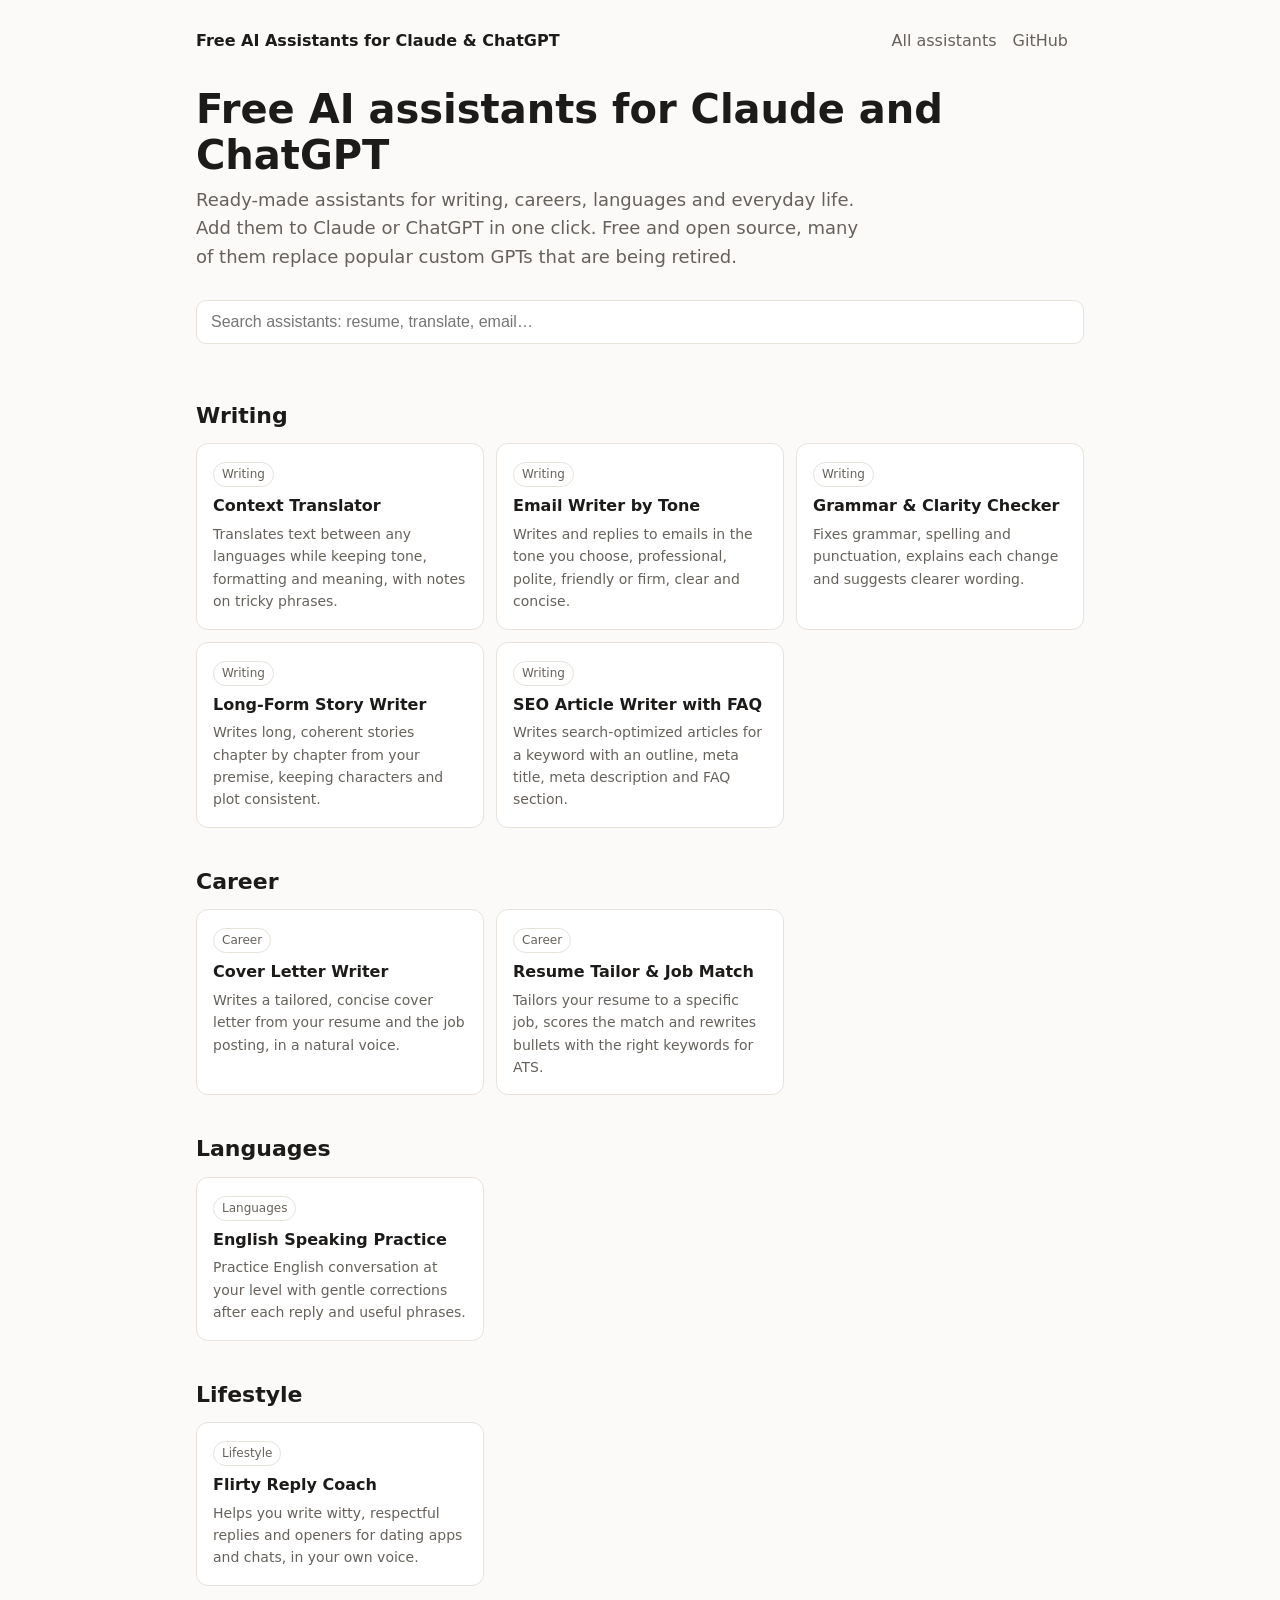
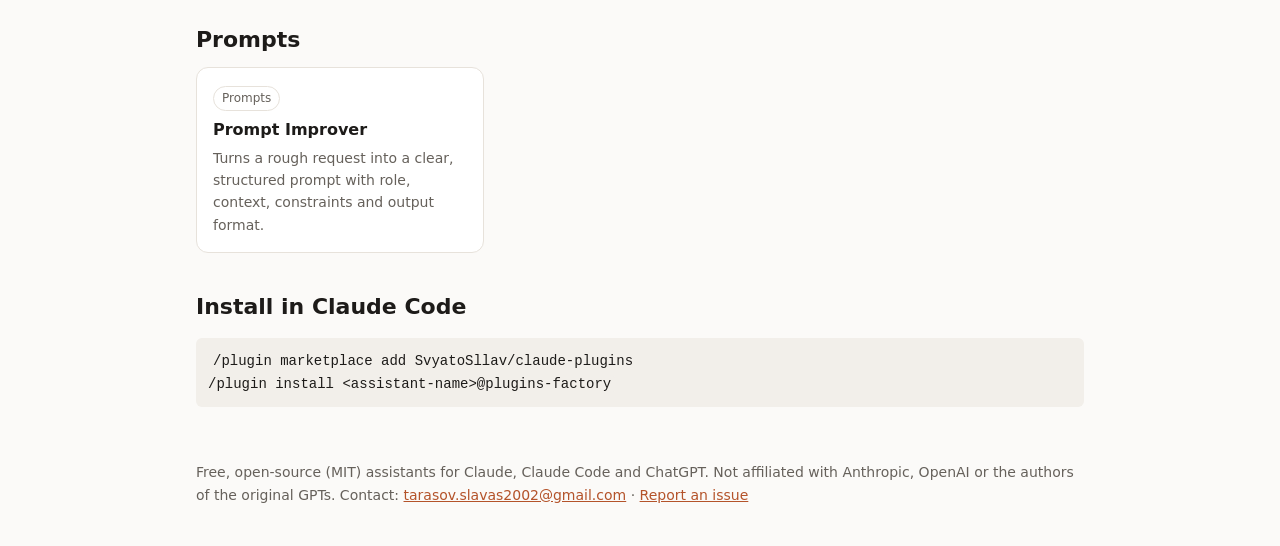
<file: docs/index.html>
<!doctype html>
<html lang="en">
<head>
<meta charset="utf-8">
<meta name="viewport" content="width=device-width,initial-scale=1">
<title>Free AI Assistants for Claude &amp; ChatGPT — writing, career, languages</title>
<meta name="description" content="Free, open-source assistants for Claude and ChatGPT: translator, grammar checker, resume tailor, cover letters, emails, English practice and more.">
<link rel="canonical" href="https://svyatosllav.github.io/claude-plugins/">
<meta property="og:type" content="website"><meta property="og:title" content="Free AI Assistants for Claude &amp; ChatGPT — writing, career, languages">
<meta property="og:description" content="Free, open-source assistants for Claude and ChatGPT: translator, grammar checker, resume tailor, cover letters, emails, English practice and more."><meta property="og:url" content="https://svyatosllav.github.io/claude-plugins/">
<meta name="twitter:card" content="summary">
<link rel="stylesheet" href="./assets/style.css">
<script type="application/ld+json">{"@context":"https://schema.org","@type":"ItemList","name":"Free AI Assistants for Claude & ChatGPT","itemListElement":[{"@type":"ListItem","position":1,"url":"https://svyatosllav.github.io/claude-plugins/context-translator/","name":"Context Translator"},{"@type":"ListItem","position":2,"url":"https://svyatosllav.github.io/claude-plugins/cover-letter-writer/","name":"Cover Letter Writer"},{"@type":"ListItem","position":3,"url":"https://svyatosllav.github.io/claude-plugins/email-writer-by-tone/","name":"Email Writer by Tone"},{"@type":"ListItem","position":4,"url":"https://svyatosllav.github.io/claude-plugins/english-speaking-practice/","name":"English Speaking Practice"},{"@type":"ListItem","position":5,"url":"https://svyatosllav.github.io/claude-plugins/flirty-reply-coach/","name":"Flirty Reply Coach"},{"@type":"ListItem","position":6,"url":"https://svyatosllav.github.io/claude-plugins/grammar-clarity-checker/","name":"Grammar & Clarity Checker"},{"@type":"ListItem","position":7,"url":"https://svyatosllav.github.io/claude-plugins/long-form-story-writer/","name":"Long-Form Story Writer"},{"@type":"ListItem","position":8,"url":"https://svyatosllav.github.io/claude-plugins/prompt-improver/","name":"Prompt Improver"},{"@type":"ListItem","position":9,"url":"https://svyatosllav.github.io/claude-plugins/resume-tailor-job-match/","name":"Resume Tailor & Job Match"},{"@type":"ListItem","position":10,"url":"https://svyatosllav.github.io/claude-plugins/seo-article-writer-with-faq/","name":"SEO Article Writer with FAQ"}]}</script>
</head>
<body>
<header><a class="logo" href="./">Free AI Assistants for Claude &amp; ChatGPT</a><nav><a href="./#all">All assistants</a><a href="https://github.com/SvyatoSllav/claude-plugins">GitHub</a></nav></header>
<main>

<h1>Free AI assistants for Claude and ChatGPT</h1>
<p class="lead">Ready-made assistants for writing, careers, languages and everyday life. Add them to Claude or ChatGPT in one click. Free and open source, many of them replace popular custom GPTs that are being retired.</p>
<input class="search" id="q" type="search" placeholder="Search assistants: resume, translate, email…" aria-label="Search assistants">
<div id="all">
<section data-group><h2>Writing</h2><div class="grid">
<a class="card" href="context-translator/" data-text="context translator translates text between any languages while keeping tone, formatting and meaning, with notes on tricky phrases. translation translate translator localization spanish french german japanese translate gpt">
<span class="tag">Writing</span><div class="n">Context Translator</div><p>Translates text between any languages while keeping tone, formatting and meaning, with notes on tricky phrases.</p></a>
<a class="card" href="email-writer-by-tone/" data-text="email writer by tone writes and replies to emails in the tone you choose, professional, polite, friendly or firm, clear and concise. email email writer reply professional email follow up business writing tone email and mail writer">
<span class="tag">Writing</span><div class="n">Email Writer by Tone</div><p>Writes and replies to emails in the tone you choose, professional, polite, friendly or firm, clear and concise.</p></a>
<a class="card" href="grammar-clarity-checker/" data-text="grammar &amp; clarity checker fixes grammar, spelling and punctuation, explains each change and suggests clearer wording. grammar proofreading spelling punctuation clarity essay check grammar checker">
<span class="tag">Writing</span><div class="n">Grammar &amp; Clarity Checker</div><p>Fixes grammar, spelling and punctuation, explains each change and suggests clearer wording.</p></a>
<a class="card" href="long-form-story-writer/" data-text="long-form story writer writes long, coherent stories chapter by chapter from your premise, keeping characters and plot consistent. story writer fiction short story fantasy creative writing chapters storytelling unbound limitless story writer">
<span class="tag">Writing</span><div class="n">Long-Form Story Writer</div><p>Writes long, coherent stories chapter by chapter from your premise, keeping characters and plot consistent.</p></a>
<a class="card" href="seo-article-writer-with-faq/" data-text="seo article writer with faq writes search-optimized articles for a keyword with an outline, meta title, meta description and faq section. seo seo article blog post keyword faq meta description content writing fully seo optimized article including faq's">
<span class="tag">Writing</span><div class="n">SEO Article Writer with FAQ</div><p>Writes search-optimized articles for a keyword with an outline, meta title, meta description and FAQ section.</p></a></div></section>
<section data-group><h2>Career</h2><div class="grid">
<a class="card" href="cover-letter-writer/" data-text="cover letter writer writes a tailored, concise cover letter from your resume and the job posting, in a natural voice. cover letter job application resume career hiring motivation letter cover letter">
<span class="tag">Career</span><div class="n">Cover Letter Writer</div><p>Writes a tailored, concise cover letter from your resume and the job posting, in a natural voice.</p></a>
<a class="card" href="resume-tailor-job-match/" data-text="resume tailor &amp; job match tailors your resume to a specific job, scores the match and rewrites bullets with the right keywords for ats. resume cv ats job application resume tailoring job description career resume">
<span class="tag">Career</span><div class="n">Resume Tailor &amp; Job Match</div><p>Tailors your resume to a specific job, scores the match and rewrites bullets with the right keywords for ATS.</p></a></div></section>
<section data-group><h2>Languages</h2><div class="grid">
<a class="card" href="english-speaking-practice/" data-text="english speaking practice practice english conversation at your level with gentle corrections after each reply and useful phrases. english practice speaking conversation esl learn english fluency grammar correction speak ai english conversation practice&amp;writing">
<span class="tag">Languages</span><div class="n">English Speaking Practice</div><p>Practice English conversation at your level with gentle corrections after each reply and useful phrases.</p></a></div></section>
<section data-group><h2>Lifestyle</h2><div class="grid">
<a class="card" href="flirty-reply-coach/" data-text="flirty reply coach helps you write witty, respectful replies and openers for dating apps and chats, in your own voice. dating dating app rizz opener pickup line texting flirting tinder hinge rizz gpt relationship advice">
<span class="tag">Lifestyle</span><div class="n">Flirty Reply Coach</div><p>Helps you write witty, respectful replies and openers for dating apps and chats, in your own voice.</p></a></div></section>
<section data-group><h2>Prompts</h2><div class="grid">
<a class="card" href="prompt-improver/" data-text="prompt improver turns a rough request into a clear, structured prompt with role, context, constraints and output format. prompt prompt engineering prompt generator optimize prompt ai prompt chatgpt prompt prompt maker">
<span class="tag">Prompts</span><div class="n">Prompt Improver</div><p>Turns a rough request into a clear, structured prompt with role, context, constraints and output format.</p></a></div></section>
</div>
<h2>Install in Claude Code</h2>
<pre><code>/plugin marketplace add SvyatoSllav/claude-plugins
/plugin install &lt;assistant-name&gt;@plugins-factory</code></pre>
<script>
const q=document.getElementById('q');
q.addEventListener('input',()=>{const v=q.value.trim().toLowerCase();
document.querySelectorAll('.card').forEach(c=>c.classList.toggle('hidden',v&&!c.dataset.text.includes(v)));
document.querySelectorAll('[data-group]').forEach(s=>s.classList.toggle('hidden',!s.querySelector('.card:not(.hidden)')));});
</script>
</main>
<footer>Free, open-source (MIT) assistants for Claude, Claude Code and ChatGPT. Not affiliated with Anthropic, OpenAI or the authors of the original GPTs.
Contact: <a href="mailto:tarasov.slavas2002@gmail.com">tarasov.slavas2002@gmail.com</a> · <a href="https://github.com/SvyatoSllav/claude-plugins/issues">Report an issue</a></footer>
</body>
</html>
</file>
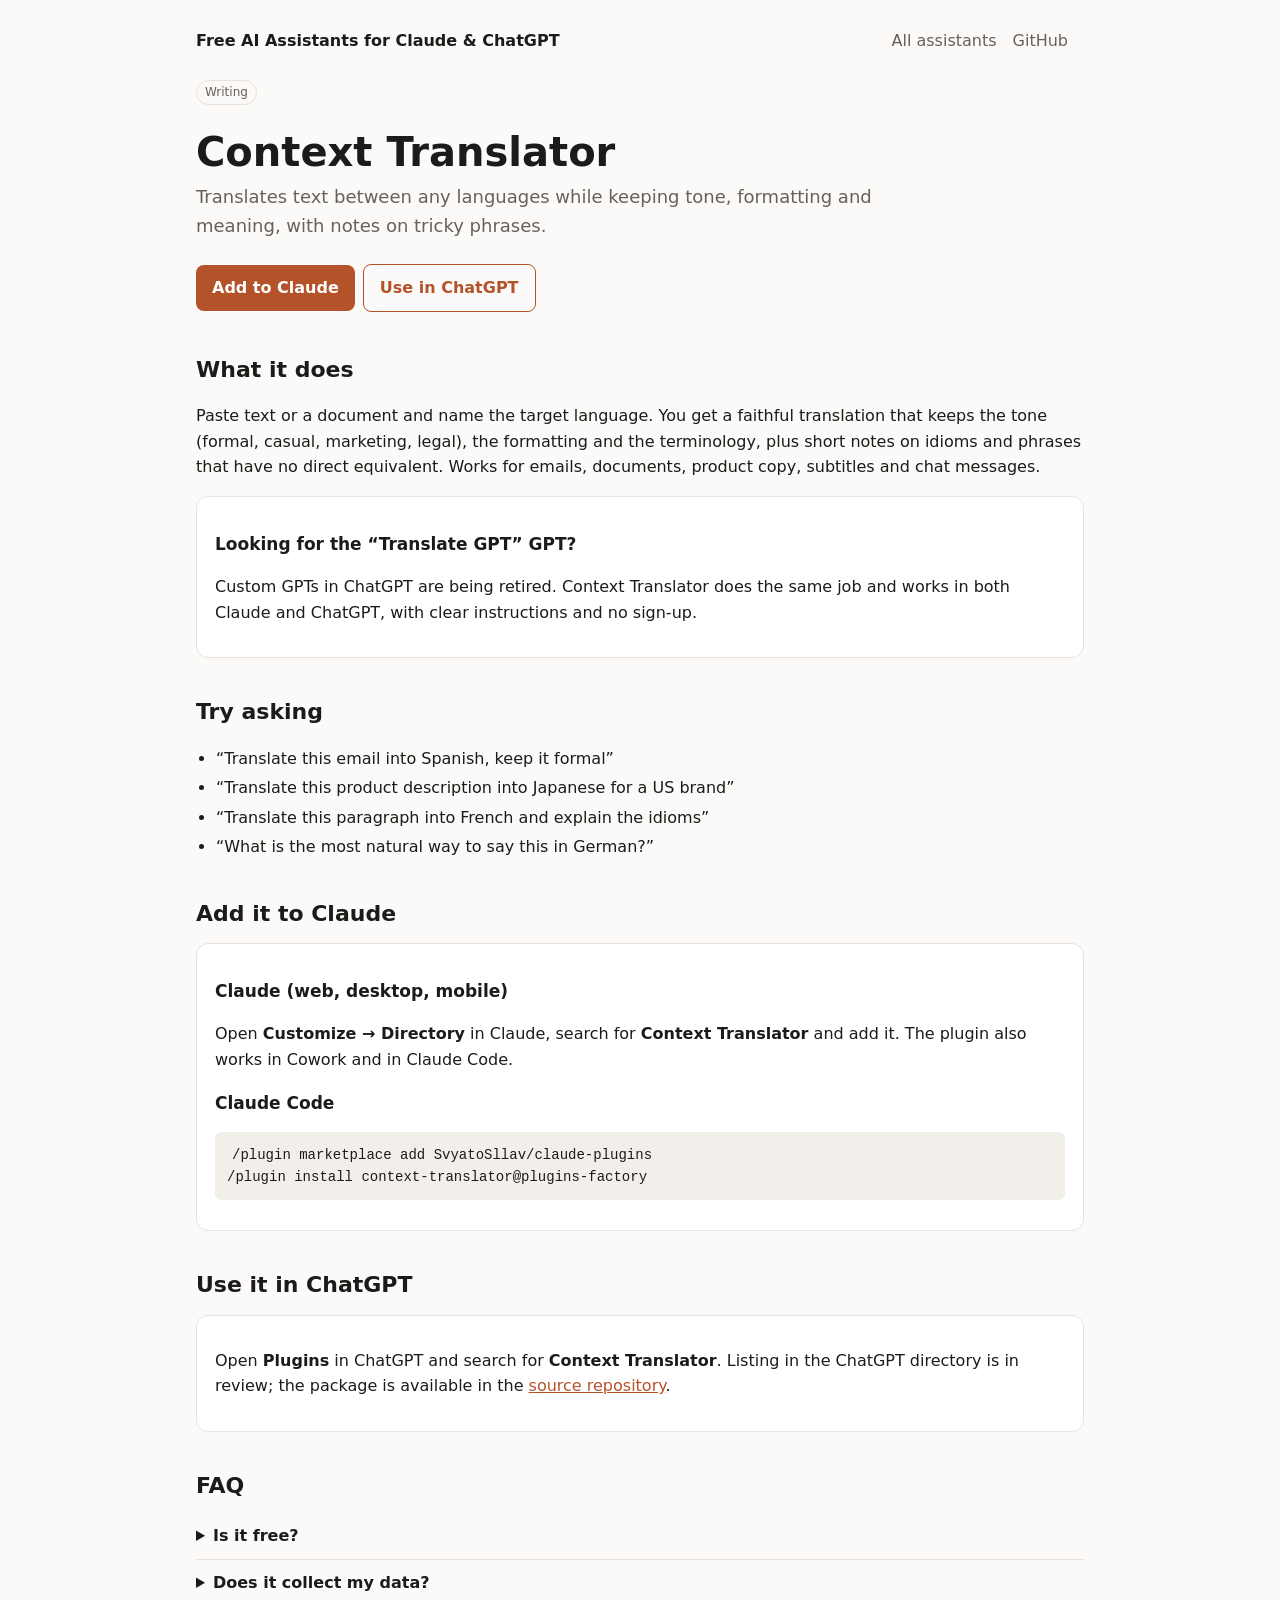
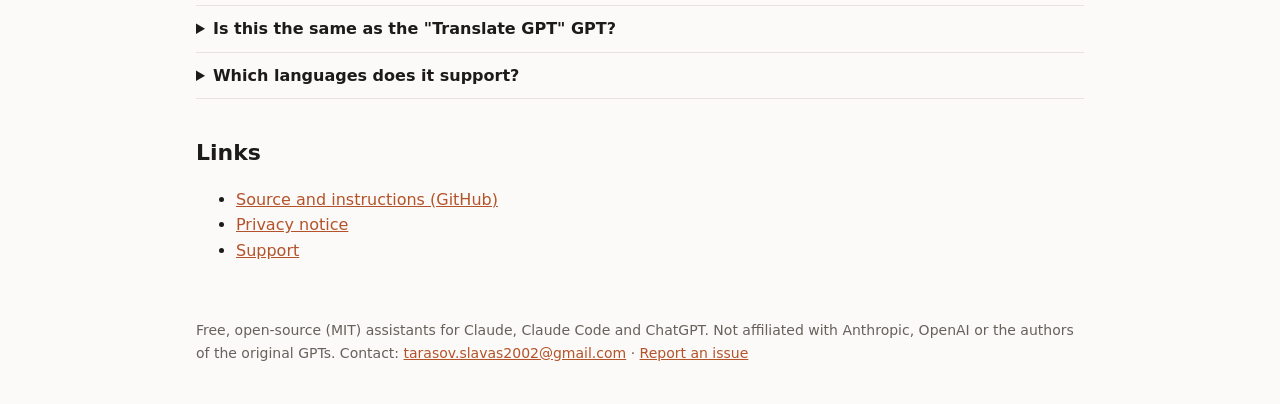
<file: docs/context-translator/index.html>
<!doctype html>
<html lang="en">
<head>
<meta charset="utf-8">
<meta name="viewport" content="width=device-width,initial-scale=1">
<title>Context Translator — free Translate GPT alternative for Claude &amp; ChatGPT</title>
<meta name="description" content="Translates text between any languages while keeping tone, formatting and meaning, with notes on tricky phrases. A free replacement for the &quot;Translate GPT&quot; GPT.">
<link rel="canonical" href="https://svyatosllav.github.io/claude-plugins/context-translator/">
<meta property="og:type" content="website"><meta property="og:title" content="Context Translator — free Translate GPT alternative for Claude &amp; ChatGPT">
<meta property="og:description" content="Translates text between any languages while keeping tone, formatting and meaning, with notes on tricky phrases. A free replacement for the &quot;Translate GPT&quot; GPT."><meta property="og:url" content="https://svyatosllav.github.io/claude-plugins/context-translator/">
<meta name="twitter:card" content="summary">
<link rel="stylesheet" href="../assets/style.css">
<script type="application/ld+json">{"@context":"https://schema.org","@type":"SoftwareApplication","name":"Context Translator","description":"Translates text between any languages while keeping tone, formatting and meaning, with notes on tricky phrases.","applicationCategory":"BusinessApplication","operatingSystem":"Web, Windows, macOS, iOS, Android","url":"https://svyatosllav.github.io/claude-plugins/context-translator/","isAccessibleForFree":true,"license":"https://opensource.org/licenses/MIT","author":{"@type":"Organization","name":"Plugins Factory"}}</script>
<script type="application/ld+json">{"@context":"https://schema.org","@type":"FAQPage","mainEntity":[{"@type":"Question","name":"Is it free?","acceptedAnswer":{"@type":"Answer","text":"Yes. Context Translator is free and open source under the MIT license. It runs inside your existing Claude or ChatGPT account."}},{"@type":"Question","name":"Does it collect my data?","acceptedAnswer":{"@type":"Answer","text":"No. It is a set of instructions for the assistant; it does not call external services or store anything. Your conversation stays in Claude or ChatGPT."}},{"@type":"Question","name":"Is this the same as the \"Translate GPT\" GPT?","acceptedAnswer":{"@type":"Answer","text":"No, it is an independent assistant built to do the same job after custom GPTs were retired. It works in Claude as well as ChatGPT."}},{"@type":"Question","name":"Which languages does it support?","acceptedAnswer":{"@type":"Answer","text":"It follows the language you write in. English is the default."}}]}</script>
</head>
<body>
<header><a class="logo" href="../">Free AI Assistants for Claude &amp; ChatGPT</a><nav><a href="../#all">All assistants</a><a href="https://github.com/SvyatoSllav/claude-plugins">GitHub</a></nav></header>
<main>

<p><span class="tag">Writing</span></p>
<h1>Context Translator</h1>
<p class="lead">Translates text between any languages while keeping tone, formatting and meaning, with notes on tricky phrases.</p>
<a class="btn" href="#install">Add to Claude</a><a class="btn alt" href="#chatgpt">Use in ChatGPT</a>

<h2>What it does</h2>
<p>Paste text or a document and name the target language. You get a faithful translation that keeps the tone
(formal, casual, marketing, legal), the formatting and the terminology, plus short notes on idioms and phrases that
have no direct equivalent. Works for emails, documents, product copy, subtitles and chat messages.</p>
<div class="box"><h3>Looking for the “Translate GPT” GPT?</h3><p>Custom GPTs in ChatGPT are being retired. Context Translator does the same job and works in both Claude and ChatGPT, with clear instructions and no sign-up.</p></div>

<h2>Try asking</h2>
<ul class="prompts"><li>“Translate this email into Spanish, keep it formal”</li><li>“Translate this product description into Japanese for a US brand”</li><li>“Translate this paragraph into French and explain the idioms”</li><li>“What is the most natural way to say this in German?”</li></ul>

<h2 id="install">Add it to Claude</h2>
<div class="box">
<h3>Claude (web, desktop, mobile)</h3>
<p>Open <b>Customize → Directory</b> in Claude, search for <b>Context Translator</b> and add it. The plugin also works in Cowork and in Claude Code.</p>
<h3>Claude Code</h3>
<pre><code>/plugin marketplace add SvyatoSllav/claude-plugins
/plugin install context-translator@plugins-factory</code></pre>
</div>

<h2 id="chatgpt">Use it in ChatGPT</h2>
<div class="box"><p>Open <b>Plugins</b> in ChatGPT and search for <b>Context Translator</b>. Listing in the ChatGPT directory is in review; the package is available in the <a href="https://github.com/SvyatoSllav/claude-plugins/tree/main/plugins/context-translator">source repository</a>.</p></div>

<h2>FAQ</h2>
<details><summary>Is it free?</summary><p>Yes. Context Translator is free and open source under the MIT license. It runs inside your existing Claude or ChatGPT account.</p></details>
<details><summary>Does it collect my data?</summary><p>No. It is a set of instructions for the assistant; it does not call external services or store anything. Your conversation stays in Claude or ChatGPT.</p></details>
<details><summary>Is this the same as the &quot;Translate GPT&quot; GPT?</summary><p>No, it is an independent assistant built to do the same job after custom GPTs were retired. It works in Claude as well as ChatGPT.</p></details>
<details><summary>Which languages does it support?</summary><p>It follows the language you write in. English is the default.</p></details>

<h2>Links</h2>
<ul>
<li><a href="https://github.com/SvyatoSllav/claude-plugins/tree/main/plugins/context-translator">Source and instructions (GitHub)</a></li>
<li><a href="https://github.com/SvyatoSllav/claude-plugins/blob/main/plugins/context-translator/PRIVACY.md">Privacy notice</a></li>
<li><a href="https://github.com/SvyatoSllav/claude-plugins/issues">Support</a></li>
</ul>
</main>
<footer>Free, open-source (MIT) assistants for Claude, Claude Code and ChatGPT. Not affiliated with Anthropic, OpenAI or the authors of the original GPTs.
Contact: <a href="mailto:tarasov.slavas2002@gmail.com">tarasov.slavas2002@gmail.com</a> · <a href="https://github.com/SvyatoSllav/claude-plugins/issues">Report an issue</a></footer>
</body>
</html>
</file>
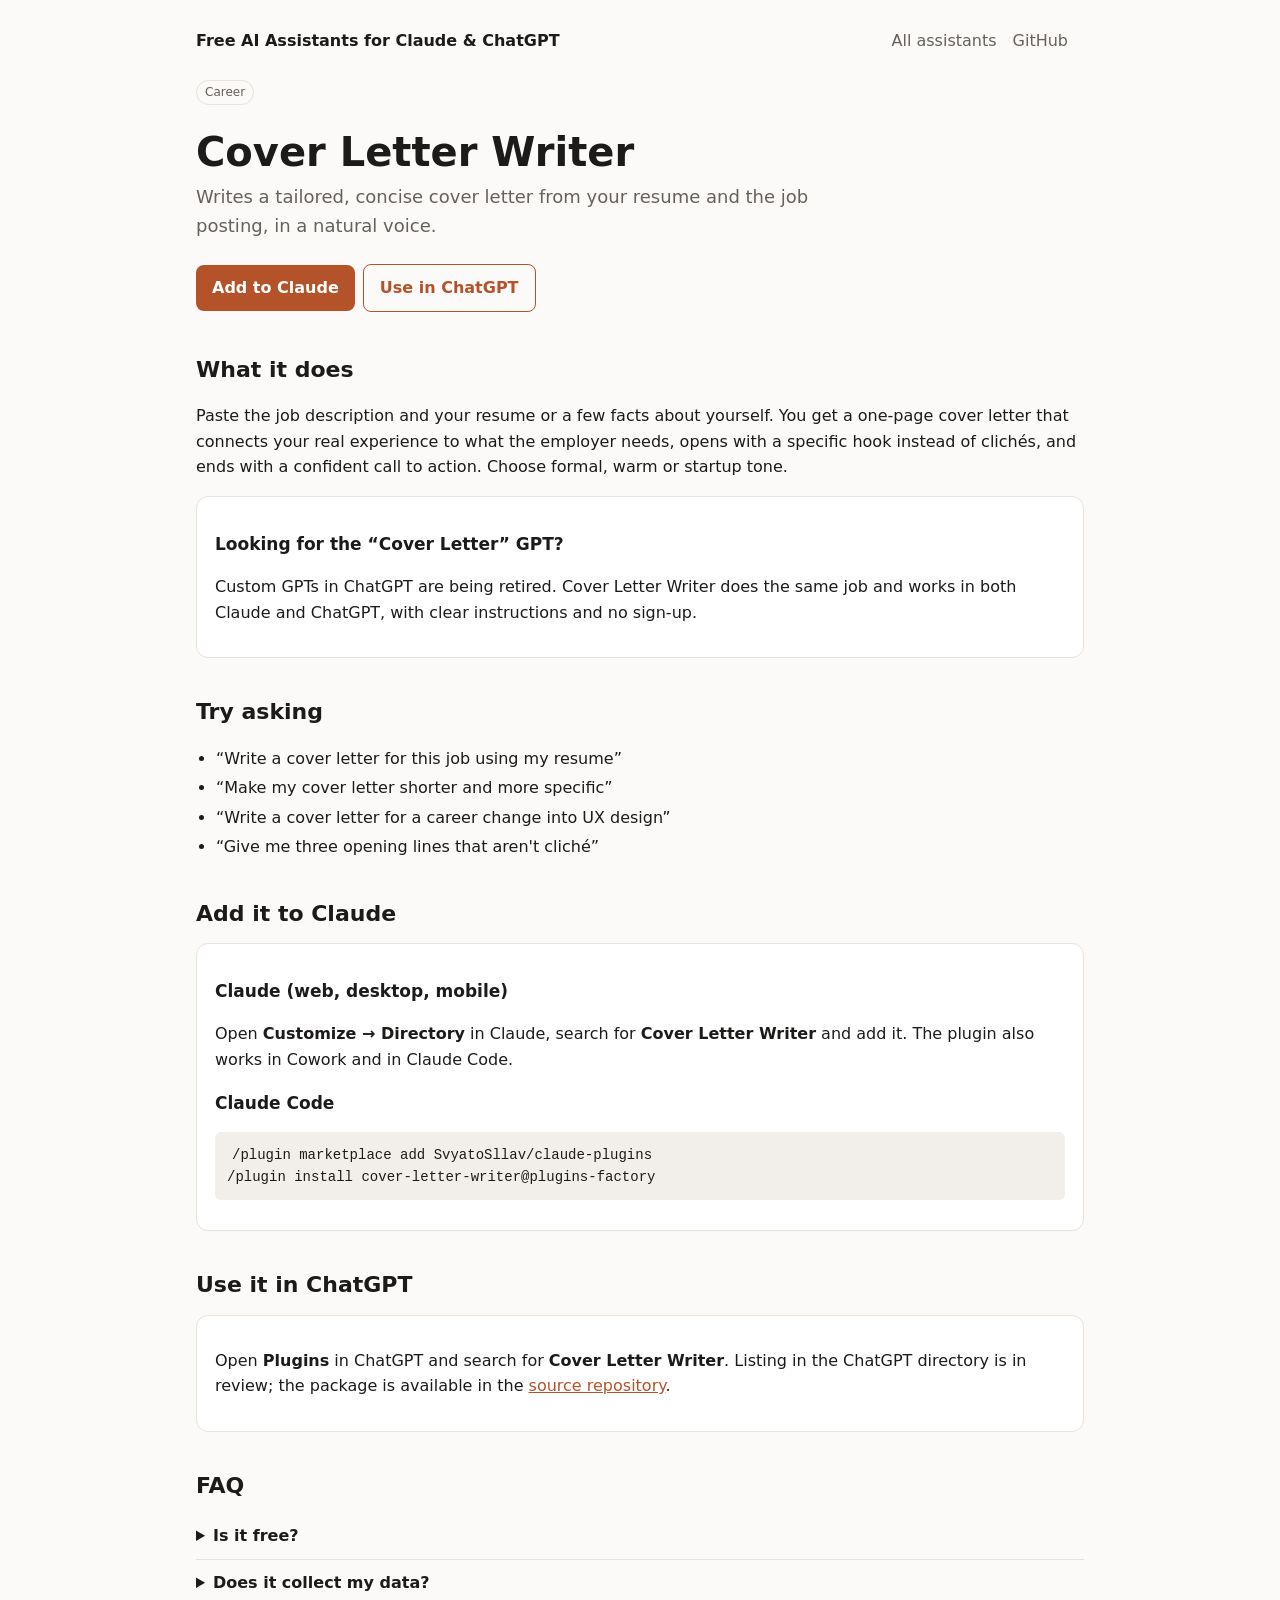
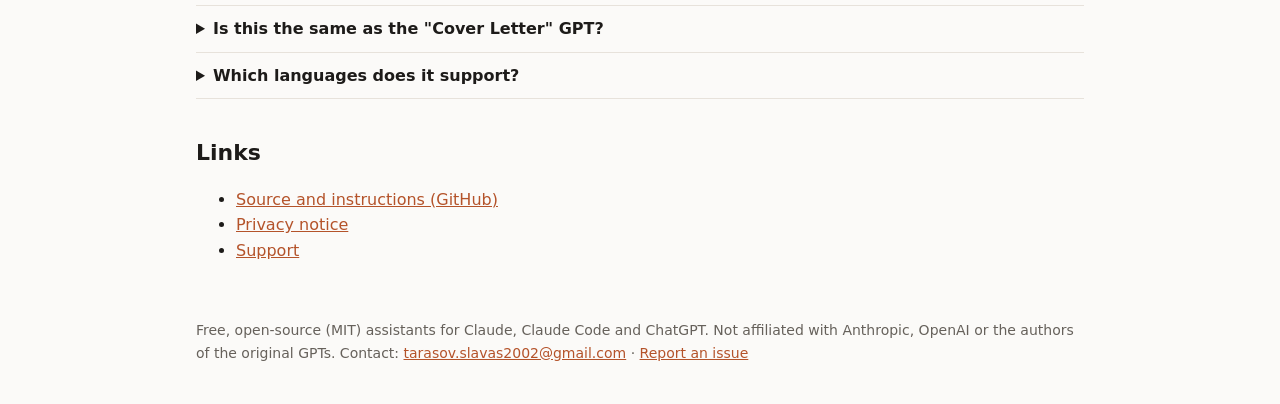
<file: docs/cover-letter-writer/index.html>
<!doctype html>
<html lang="en">
<head>
<meta charset="utf-8">
<meta name="viewport" content="width=device-width,initial-scale=1">
<title>Cover Letter Writer — free Cover Letter alternative for Claude &amp; ChatGPT</title>
<meta name="description" content="Writes a tailored, concise cover letter from your resume and the job posting, in a natural voice. A free replacement for the &quot;Cover Letter&quot; GPT.">
<link rel="canonical" href="https://svyatosllav.github.io/claude-plugins/cover-letter-writer/">
<meta property="og:type" content="website"><meta property="og:title" content="Cover Letter Writer — free Cover Letter alternative for Claude &amp; ChatGPT">
<meta property="og:description" content="Writes a tailored, concise cover letter from your resume and the job posting, in a natural voice. A free replacement for the &quot;Cover Letter&quot; GPT."><meta property="og:url" content="https://svyatosllav.github.io/claude-plugins/cover-letter-writer/">
<meta name="twitter:card" content="summary">
<link rel="stylesheet" href="../assets/style.css">
<script type="application/ld+json">{"@context":"https://schema.org","@type":"SoftwareApplication","name":"Cover Letter Writer","description":"Writes a tailored, concise cover letter from your resume and the job posting, in a natural voice.","applicationCategory":"BusinessApplication","operatingSystem":"Web, Windows, macOS, iOS, Android","url":"https://svyatosllav.github.io/claude-plugins/cover-letter-writer/","isAccessibleForFree":true,"license":"https://opensource.org/licenses/MIT","author":{"@type":"Organization","name":"Plugins Factory"}}</script>
<script type="application/ld+json">{"@context":"https://schema.org","@type":"FAQPage","mainEntity":[{"@type":"Question","name":"Is it free?","acceptedAnswer":{"@type":"Answer","text":"Yes. Cover Letter Writer is free and open source under the MIT license. It runs inside your existing Claude or ChatGPT account."}},{"@type":"Question","name":"Does it collect my data?","acceptedAnswer":{"@type":"Answer","text":"No. It is a set of instructions for the assistant; it does not call external services or store anything. Your conversation stays in Claude or ChatGPT."}},{"@type":"Question","name":"Is this the same as the \"Cover Letter\" GPT?","acceptedAnswer":{"@type":"Answer","text":"No, it is an independent assistant built to do the same job after custom GPTs were retired. It works in Claude as well as ChatGPT."}},{"@type":"Question","name":"Which languages does it support?","acceptedAnswer":{"@type":"Answer","text":"It follows the language you write in. English is the default."}}]}</script>
</head>
<body>
<header><a class="logo" href="../">Free AI Assistants for Claude &amp; ChatGPT</a><nav><a href="../#all">All assistants</a><a href="https://github.com/SvyatoSllav/claude-plugins">GitHub</a></nav></header>
<main>

<p><span class="tag">Career</span></p>
<h1>Cover Letter Writer</h1>
<p class="lead">Writes a tailored, concise cover letter from your resume and the job posting, in a natural voice.</p>
<a class="btn" href="#install">Add to Claude</a><a class="btn alt" href="#chatgpt">Use in ChatGPT</a>

<h2>What it does</h2>
<p>Paste the job description and your resume or a few facts about yourself. You get a one-page cover letter that
connects your real experience to what the employer needs, opens with a specific hook instead of clichés, and ends
with a confident call to action. Choose formal, warm or startup tone.</p>
<div class="box"><h3>Looking for the “Cover Letter” GPT?</h3><p>Custom GPTs in ChatGPT are being retired. Cover Letter Writer does the same job and works in both Claude and ChatGPT, with clear instructions and no sign-up.</p></div>

<h2>Try asking</h2>
<ul class="prompts"><li>“Write a cover letter for this job using my resume”</li><li>“Make my cover letter shorter and more specific”</li><li>“Write a cover letter for a career change into UX design”</li><li>“Give me three opening lines that aren't cliché”</li></ul>

<h2 id="install">Add it to Claude</h2>
<div class="box">
<h3>Claude (web, desktop, mobile)</h3>
<p>Open <b>Customize → Directory</b> in Claude, search for <b>Cover Letter Writer</b> and add it. The plugin also works in Cowork and in Claude Code.</p>
<h3>Claude Code</h3>
<pre><code>/plugin marketplace add SvyatoSllav/claude-plugins
/plugin install cover-letter-writer@plugins-factory</code></pre>
</div>

<h2 id="chatgpt">Use it in ChatGPT</h2>
<div class="box"><p>Open <b>Plugins</b> in ChatGPT and search for <b>Cover Letter Writer</b>. Listing in the ChatGPT directory is in review; the package is available in the <a href="https://github.com/SvyatoSllav/claude-plugins/tree/main/plugins/cover-letter-writer">source repository</a>.</p></div>

<h2>FAQ</h2>
<details><summary>Is it free?</summary><p>Yes. Cover Letter Writer is free and open source under the MIT license. It runs inside your existing Claude or ChatGPT account.</p></details>
<details><summary>Does it collect my data?</summary><p>No. It is a set of instructions for the assistant; it does not call external services or store anything. Your conversation stays in Claude or ChatGPT.</p></details>
<details><summary>Is this the same as the &quot;Cover Letter&quot; GPT?</summary><p>No, it is an independent assistant built to do the same job after custom GPTs were retired. It works in Claude as well as ChatGPT.</p></details>
<details><summary>Which languages does it support?</summary><p>It follows the language you write in. English is the default.</p></details>

<h2>Links</h2>
<ul>
<li><a href="https://github.com/SvyatoSllav/claude-plugins/tree/main/plugins/cover-letter-writer">Source and instructions (GitHub)</a></li>
<li><a href="https://github.com/SvyatoSllav/claude-plugins/blob/main/plugins/cover-letter-writer/PRIVACY.md">Privacy notice</a></li>
<li><a href="https://github.com/SvyatoSllav/claude-plugins/issues">Support</a></li>
</ul>
</main>
<footer>Free, open-source (MIT) assistants for Claude, Claude Code and ChatGPT. Not affiliated with Anthropic, OpenAI or the authors of the original GPTs.
Contact: <a href="mailto:tarasov.slavas2002@gmail.com">tarasov.slavas2002@gmail.com</a> · <a href="https://github.com/SvyatoSllav/claude-plugins/issues">Report an issue</a></footer>
</body>
</html>
</file>
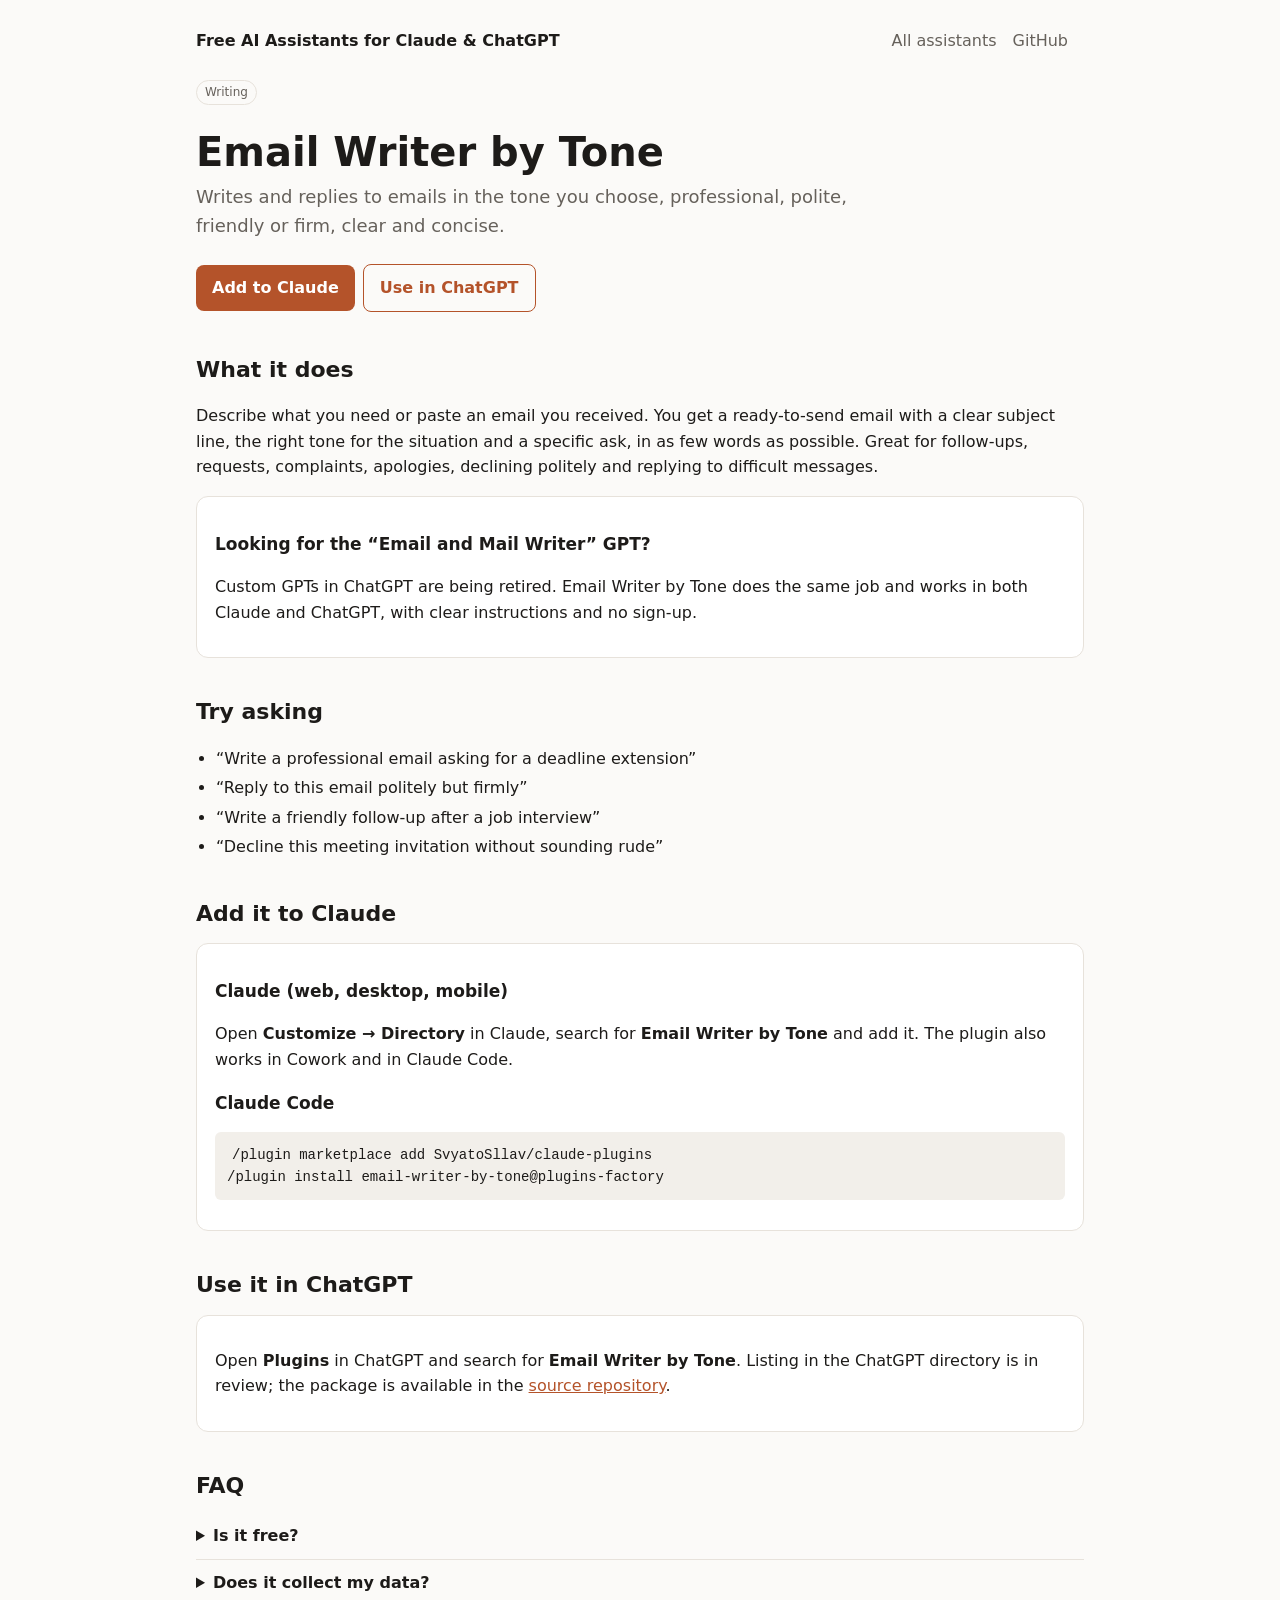
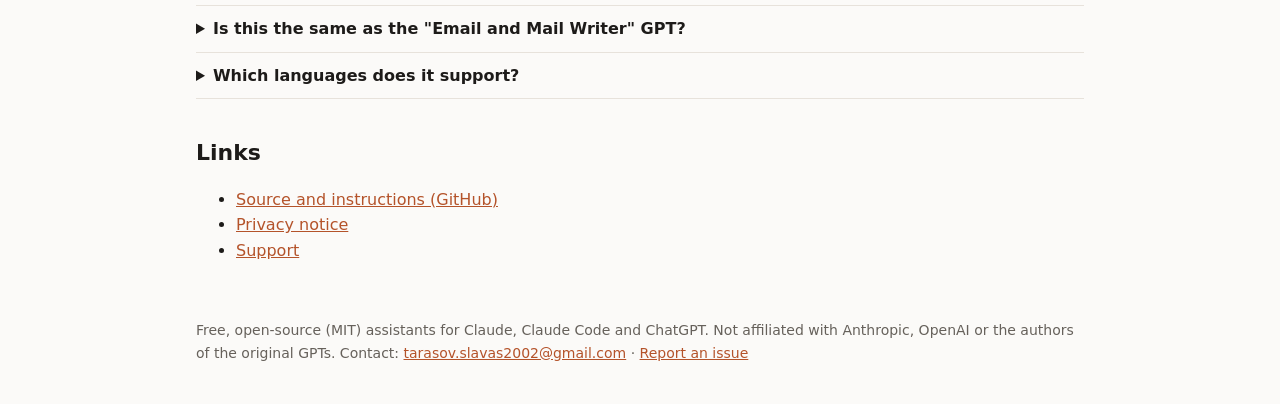
<file: docs/email-writer-by-tone/index.html>
<!doctype html>
<html lang="en">
<head>
<meta charset="utf-8">
<meta name="viewport" content="width=device-width,initial-scale=1">
<title>Email Writer by Tone — free Email and Mail Writer alternative for Claude &amp; ChatGPT</title>
<meta name="description" content="Writes and replies to emails in the tone you choose, professional, polite, friendly or firm, clear and concise. A free replacement for the &quot;Email and Mail Writer&quot; GPT.">
<link rel="canonical" href="https://svyatosllav.github.io/claude-plugins/email-writer-by-tone/">
<meta property="og:type" content="website"><meta property="og:title" content="Email Writer by Tone — free Email and Mail Writer alternative for Claude &amp; ChatGPT">
<meta property="og:description" content="Writes and replies to emails in the tone you choose, professional, polite, friendly or firm, clear and concise. A free replacement for the &quot;Email and Mail Writer&quot; GPT."><meta property="og:url" content="https://svyatosllav.github.io/claude-plugins/email-writer-by-tone/">
<meta name="twitter:card" content="summary">
<link rel="stylesheet" href="../assets/style.css">
<script type="application/ld+json">{"@context":"https://schema.org","@type":"SoftwareApplication","name":"Email Writer by Tone","description":"Writes and replies to emails in the tone you choose, professional, polite, friendly or firm, clear and concise.","applicationCategory":"BusinessApplication","operatingSystem":"Web, Windows, macOS, iOS, Android","url":"https://svyatosllav.github.io/claude-plugins/email-writer-by-tone/","isAccessibleForFree":true,"license":"https://opensource.org/licenses/MIT","author":{"@type":"Organization","name":"Plugins Factory"}}</script>
<script type="application/ld+json">{"@context":"https://schema.org","@type":"FAQPage","mainEntity":[{"@type":"Question","name":"Is it free?","acceptedAnswer":{"@type":"Answer","text":"Yes. Email Writer by Tone is free and open source under the MIT license. It runs inside your existing Claude or ChatGPT account."}},{"@type":"Question","name":"Does it collect my data?","acceptedAnswer":{"@type":"Answer","text":"No. It is a set of instructions for the assistant; it does not call external services or store anything. Your conversation stays in Claude or ChatGPT."}},{"@type":"Question","name":"Is this the same as the \"Email and Mail Writer\" GPT?","acceptedAnswer":{"@type":"Answer","text":"No, it is an independent assistant built to do the same job after custom GPTs were retired. It works in Claude as well as ChatGPT."}},{"@type":"Question","name":"Which languages does it support?","acceptedAnswer":{"@type":"Answer","text":"It follows the language you write in. English is the default."}}]}</script>
</head>
<body>
<header><a class="logo" href="../">Free AI Assistants for Claude &amp; ChatGPT</a><nav><a href="../#all">All assistants</a><a href="https://github.com/SvyatoSllav/claude-plugins">GitHub</a></nav></header>
<main>

<p><span class="tag">Writing</span></p>
<h1>Email Writer by Tone</h1>
<p class="lead">Writes and replies to emails in the tone you choose, professional, polite, friendly or firm, clear and concise.</p>
<a class="btn" href="#install">Add to Claude</a><a class="btn alt" href="#chatgpt">Use in ChatGPT</a>

<h2>What it does</h2>
<p>Describe what you need or paste an email you received. You get a ready-to-send email with a clear subject line, the
right tone for the situation and a specific ask, in as few words as possible. Great for follow-ups, requests,
complaints, apologies, declining politely and replying to difficult messages.</p>
<div class="box"><h3>Looking for the “Email and Mail Writer” GPT?</h3><p>Custom GPTs in ChatGPT are being retired. Email Writer by Tone does the same job and works in both Claude and ChatGPT, with clear instructions and no sign-up.</p></div>

<h2>Try asking</h2>
<ul class="prompts"><li>“Write a professional email asking for a deadline extension”</li><li>“Reply to this email politely but firmly”</li><li>“Write a friendly follow-up after a job interview”</li><li>“Decline this meeting invitation without sounding rude”</li></ul>

<h2 id="install">Add it to Claude</h2>
<div class="box">
<h3>Claude (web, desktop, mobile)</h3>
<p>Open <b>Customize → Directory</b> in Claude, search for <b>Email Writer by Tone</b> and add it. The plugin also works in Cowork and in Claude Code.</p>
<h3>Claude Code</h3>
<pre><code>/plugin marketplace add SvyatoSllav/claude-plugins
/plugin install email-writer-by-tone@plugins-factory</code></pre>
</div>

<h2 id="chatgpt">Use it in ChatGPT</h2>
<div class="box"><p>Open <b>Plugins</b> in ChatGPT and search for <b>Email Writer by Tone</b>. Listing in the ChatGPT directory is in review; the package is available in the <a href="https://github.com/SvyatoSllav/claude-plugins/tree/main/plugins/email-writer-by-tone">source repository</a>.</p></div>

<h2>FAQ</h2>
<details><summary>Is it free?</summary><p>Yes. Email Writer by Tone is free and open source under the MIT license. It runs inside your existing Claude or ChatGPT account.</p></details>
<details><summary>Does it collect my data?</summary><p>No. It is a set of instructions for the assistant; it does not call external services or store anything. Your conversation stays in Claude or ChatGPT.</p></details>
<details><summary>Is this the same as the &quot;Email and Mail Writer&quot; GPT?</summary><p>No, it is an independent assistant built to do the same job after custom GPTs were retired. It works in Claude as well as ChatGPT.</p></details>
<details><summary>Which languages does it support?</summary><p>It follows the language you write in. English is the default.</p></details>

<h2>Links</h2>
<ul>
<li><a href="https://github.com/SvyatoSllav/claude-plugins/tree/main/plugins/email-writer-by-tone">Source and instructions (GitHub)</a></li>
<li><a href="https://github.com/SvyatoSllav/claude-plugins/blob/main/plugins/email-writer-by-tone/PRIVACY.md">Privacy notice</a></li>
<li><a href="https://github.com/SvyatoSllav/claude-plugins/issues">Support</a></li>
</ul>
</main>
<footer>Free, open-source (MIT) assistants for Claude, Claude Code and ChatGPT. Not affiliated with Anthropic, OpenAI or the authors of the original GPTs.
Contact: <a href="mailto:tarasov.slavas2002@gmail.com">tarasov.slavas2002@gmail.com</a> · <a href="https://github.com/SvyatoSllav/claude-plugins/issues">Report an issue</a></footer>
</body>
</html>
</file>
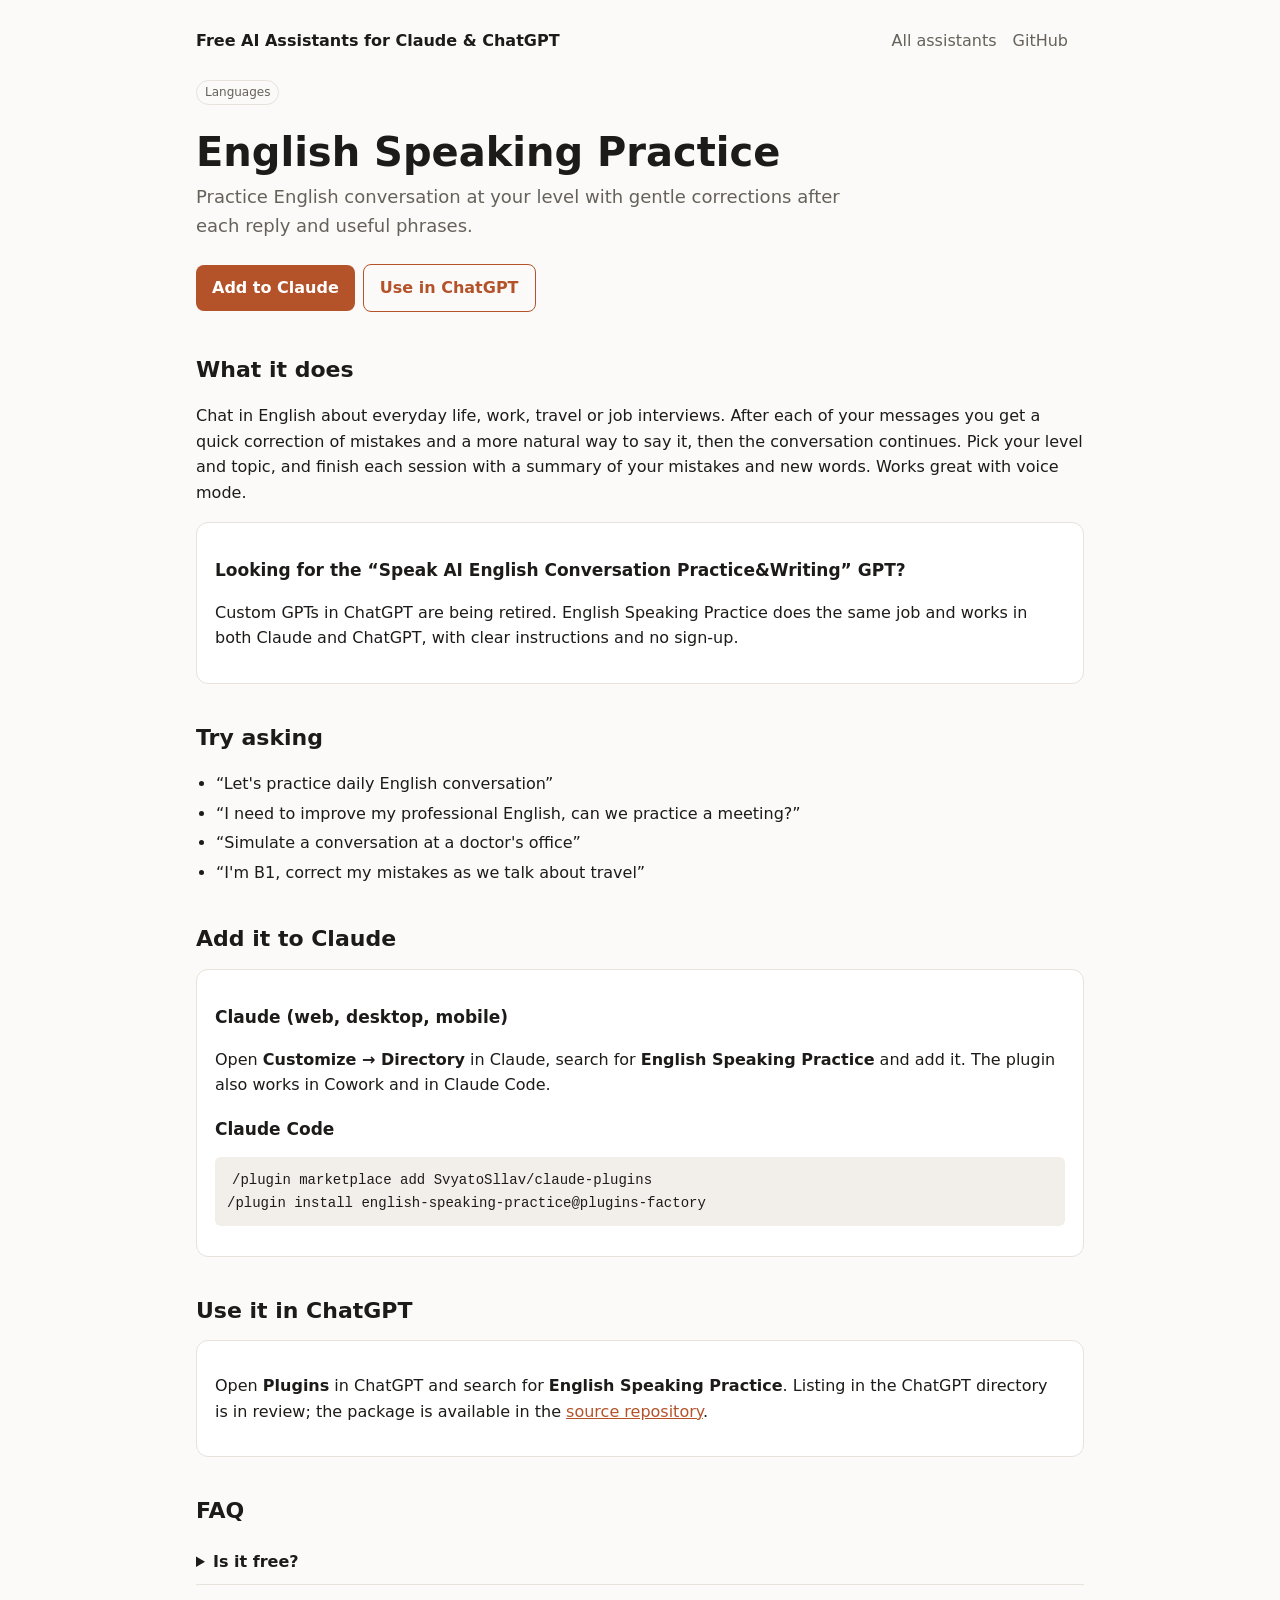
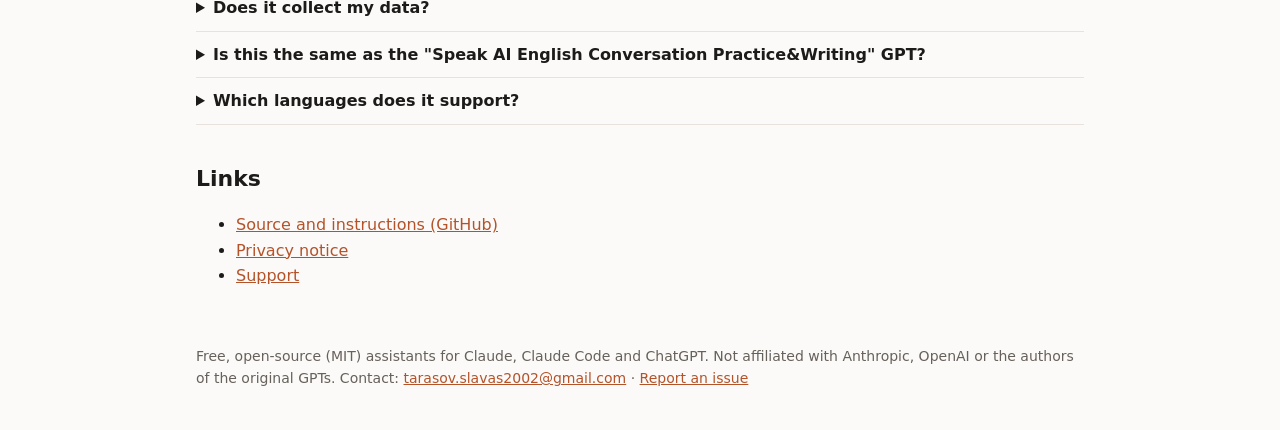
<file: docs/english-speaking-practice/index.html>
<!doctype html>
<html lang="en">
<head>
<meta charset="utf-8">
<meta name="viewport" content="width=device-width,initial-scale=1">
<title>English Speaking Practice — free Speak AI English Conversation Practice&amp;Writing alternative for Claude &amp; ChatGPT</title>
<meta name="description" content="Practice English conversation at your level with gentle corrections after each reply and useful phrases. A free replacement for the &quot;Speak AI English Conversation Practice&amp;Writing&quot; GPT.">
<link rel="canonical" href="https://svyatosllav.github.io/claude-plugins/english-speaking-practice/">
<meta property="og:type" content="website"><meta property="og:title" content="English Speaking Practice — free Speak AI English Conversation Practice&amp;Writing alternative for Claude &amp; ChatGPT">
<meta property="og:description" content="Practice English conversation at your level with gentle corrections after each reply and useful phrases. A free replacement for the &quot;Speak AI English Conversation Practice&amp;Writing&quot; GPT."><meta property="og:url" content="https://svyatosllav.github.io/claude-plugins/english-speaking-practice/">
<meta name="twitter:card" content="summary">
<link rel="stylesheet" href="../assets/style.css">
<script type="application/ld+json">{"@context":"https://schema.org","@type":"SoftwareApplication","name":"English Speaking Practice","description":"Practice English conversation at your level with gentle corrections after each reply and useful phrases.","applicationCategory":"BusinessApplication","operatingSystem":"Web, Windows, macOS, iOS, Android","url":"https://svyatosllav.github.io/claude-plugins/english-speaking-practice/","isAccessibleForFree":true,"license":"https://opensource.org/licenses/MIT","author":{"@type":"Organization","name":"Plugins Factory"}}</script>
<script type="application/ld+json">{"@context":"https://schema.org","@type":"FAQPage","mainEntity":[{"@type":"Question","name":"Is it free?","acceptedAnswer":{"@type":"Answer","text":"Yes. English Speaking Practice is free and open source under the MIT license. It runs inside your existing Claude or ChatGPT account."}},{"@type":"Question","name":"Does it collect my data?","acceptedAnswer":{"@type":"Answer","text":"No. It is a set of instructions for the assistant; it does not call external services or store anything. Your conversation stays in Claude or ChatGPT."}},{"@type":"Question","name":"Is this the same as the \"Speak AI English Conversation Practice&Writing\" GPT?","acceptedAnswer":{"@type":"Answer","text":"No, it is an independent assistant built to do the same job after custom GPTs were retired. It works in Claude as well as ChatGPT."}},{"@type":"Question","name":"Which languages does it support?","acceptedAnswer":{"@type":"Answer","text":"It follows the language you write in. English is the default."}}]}</script>
</head>
<body>
<header><a class="logo" href="../">Free AI Assistants for Claude &amp; ChatGPT</a><nav><a href="../#all">All assistants</a><a href="https://github.com/SvyatoSllav/claude-plugins">GitHub</a></nav></header>
<main>

<p><span class="tag">Languages</span></p>
<h1>English Speaking Practice</h1>
<p class="lead">Practice English conversation at your level with gentle corrections after each reply and useful phrases.</p>
<a class="btn" href="#install">Add to Claude</a><a class="btn alt" href="#chatgpt">Use in ChatGPT</a>

<h2>What it does</h2>
<p>Chat in English about everyday life, work, travel or job interviews. After each of your messages you get a quick
correction of mistakes and a more natural way to say it, then the conversation continues. Pick your level and topic,
and finish each session with a summary of your mistakes and new words. Works great with voice mode.</p>
<div class="box"><h3>Looking for the “Speak AI English Conversation Practice&amp;Writing” GPT?</h3><p>Custom GPTs in ChatGPT are being retired. English Speaking Practice does the same job and works in both Claude and ChatGPT, with clear instructions and no sign-up.</p></div>

<h2>Try asking</h2>
<ul class="prompts"><li>“Let's practice daily English conversation”</li><li>“I need to improve my professional English, can we practice a meeting?”</li><li>“Simulate a conversation at a doctor's office”</li><li>“I'm B1, correct my mistakes as we talk about travel”</li></ul>

<h2 id="install">Add it to Claude</h2>
<div class="box">
<h3>Claude (web, desktop, mobile)</h3>
<p>Open <b>Customize → Directory</b> in Claude, search for <b>English Speaking Practice</b> and add it. The plugin also works in Cowork and in Claude Code.</p>
<h3>Claude Code</h3>
<pre><code>/plugin marketplace add SvyatoSllav/claude-plugins
/plugin install english-speaking-practice@plugins-factory</code></pre>
</div>

<h2 id="chatgpt">Use it in ChatGPT</h2>
<div class="box"><p>Open <b>Plugins</b> in ChatGPT and search for <b>English Speaking Practice</b>. Listing in the ChatGPT directory is in review; the package is available in the <a href="https://github.com/SvyatoSllav/claude-plugins/tree/main/plugins/english-speaking-practice">source repository</a>.</p></div>

<h2>FAQ</h2>
<details><summary>Is it free?</summary><p>Yes. English Speaking Practice is free and open source under the MIT license. It runs inside your existing Claude or ChatGPT account.</p></details>
<details><summary>Does it collect my data?</summary><p>No. It is a set of instructions for the assistant; it does not call external services or store anything. Your conversation stays in Claude or ChatGPT.</p></details>
<details><summary>Is this the same as the &quot;Speak AI English Conversation Practice&amp;Writing&quot; GPT?</summary><p>No, it is an independent assistant built to do the same job after custom GPTs were retired. It works in Claude as well as ChatGPT.</p></details>
<details><summary>Which languages does it support?</summary><p>It follows the language you write in. English is the default.</p></details>

<h2>Links</h2>
<ul>
<li><a href="https://github.com/SvyatoSllav/claude-plugins/tree/main/plugins/english-speaking-practice">Source and instructions (GitHub)</a></li>
<li><a href="https://github.com/SvyatoSllav/claude-plugins/blob/main/plugins/english-speaking-practice/PRIVACY.md">Privacy notice</a></li>
<li><a href="https://github.com/SvyatoSllav/claude-plugins/issues">Support</a></li>
</ul>
</main>
<footer>Free, open-source (MIT) assistants for Claude, Claude Code and ChatGPT. Not affiliated with Anthropic, OpenAI or the authors of the original GPTs.
Contact: <a href="mailto:tarasov.slavas2002@gmail.com">tarasov.slavas2002@gmail.com</a> · <a href="https://github.com/SvyatoSllav/claude-plugins/issues">Report an issue</a></footer>
</body>
</html>
</file>
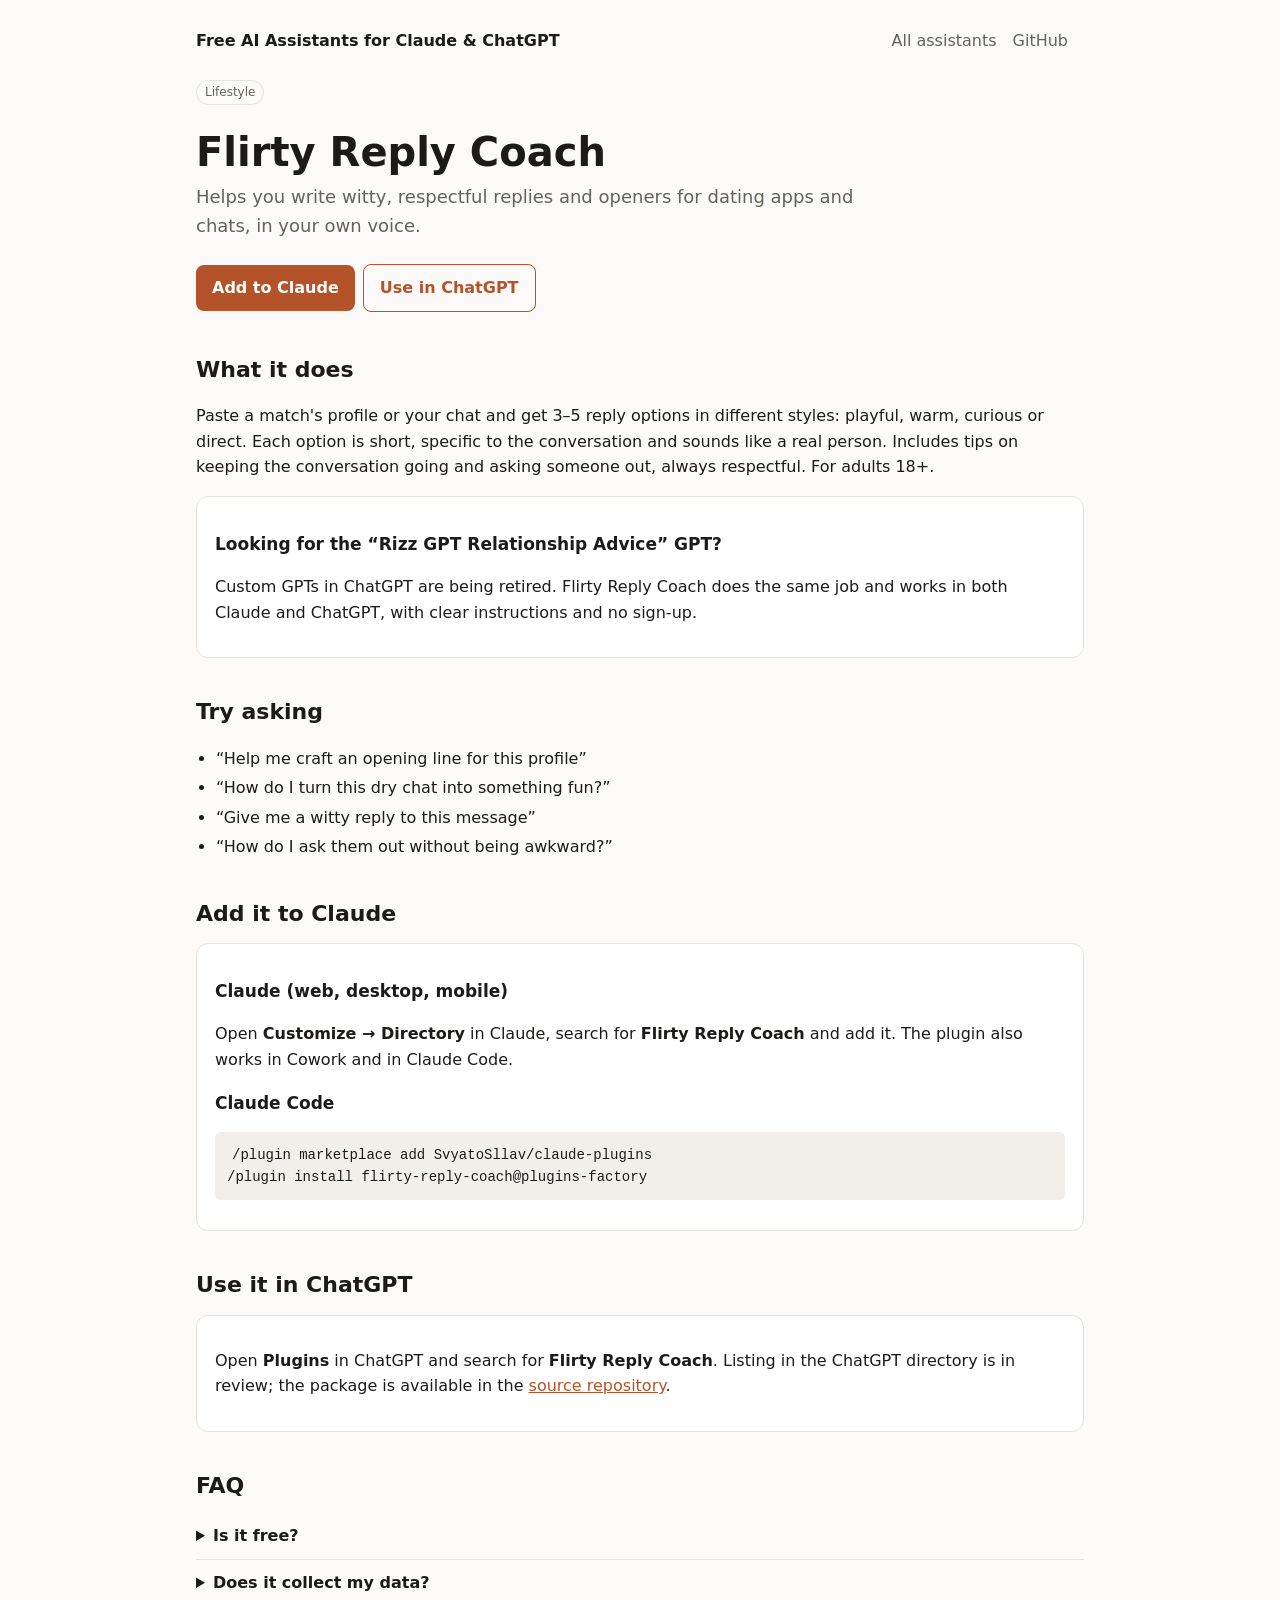
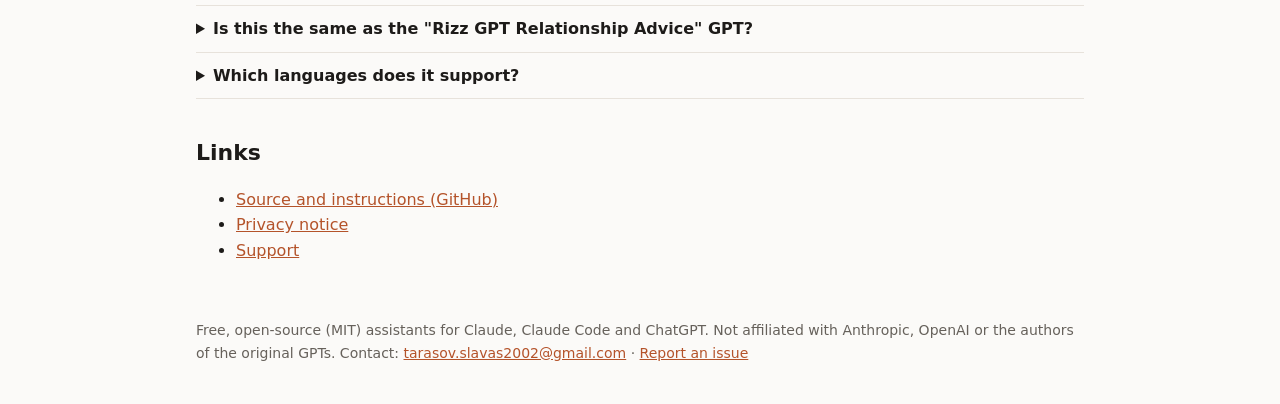
<file: docs/flirty-reply-coach/index.html>
<!doctype html>
<html lang="en">
<head>
<meta charset="utf-8">
<meta name="viewport" content="width=device-width,initial-scale=1">
<title>Flirty Reply Coach — free Rizz GPT Relationship Advice alternative for Claude &amp; ChatGPT</title>
<meta name="description" content="Helps you write witty, respectful replies and openers for dating apps and chats, in your own voice. A free replacement for the &quot;Rizz GPT Relationship Advice&quot; GPT.">
<link rel="canonical" href="https://svyatosllav.github.io/claude-plugins/flirty-reply-coach/">
<meta property="og:type" content="website"><meta property="og:title" content="Flirty Reply Coach — free Rizz GPT Relationship Advice alternative for Claude &amp; ChatGPT">
<meta property="og:description" content="Helps you write witty, respectful replies and openers for dating apps and chats, in your own voice. A free replacement for the &quot;Rizz GPT Relationship Advice&quot; GPT."><meta property="og:url" content="https://svyatosllav.github.io/claude-plugins/flirty-reply-coach/">
<meta name="twitter:card" content="summary">
<link rel="stylesheet" href="../assets/style.css">
<script type="application/ld+json">{"@context":"https://schema.org","@type":"SoftwareApplication","name":"Flirty Reply Coach","description":"Helps you write witty, respectful replies and openers for dating apps and chats, in your own voice.","applicationCategory":"BusinessApplication","operatingSystem":"Web, Windows, macOS, iOS, Android","url":"https://svyatosllav.github.io/claude-plugins/flirty-reply-coach/","isAccessibleForFree":true,"license":"https://opensource.org/licenses/MIT","author":{"@type":"Organization","name":"Plugins Factory"}}</script>
<script type="application/ld+json">{"@context":"https://schema.org","@type":"FAQPage","mainEntity":[{"@type":"Question","name":"Is it free?","acceptedAnswer":{"@type":"Answer","text":"Yes. Flirty Reply Coach is free and open source under the MIT license. It runs inside your existing Claude or ChatGPT account."}},{"@type":"Question","name":"Does it collect my data?","acceptedAnswer":{"@type":"Answer","text":"No. It is a set of instructions for the assistant; it does not call external services or store anything. Your conversation stays in Claude or ChatGPT."}},{"@type":"Question","name":"Is this the same as the \"Rizz GPT Relationship Advice\" GPT?","acceptedAnswer":{"@type":"Answer","text":"No, it is an independent assistant built to do the same job after custom GPTs were retired. It works in Claude as well as ChatGPT."}},{"@type":"Question","name":"Which languages does it support?","acceptedAnswer":{"@type":"Answer","text":"It follows the language you write in. English is the default."}}]}</script>
</head>
<body>
<header><a class="logo" href="../">Free AI Assistants for Claude &amp; ChatGPT</a><nav><a href="../#all">All assistants</a><a href="https://github.com/SvyatoSllav/claude-plugins">GitHub</a></nav></header>
<main>

<p><span class="tag">Lifestyle</span></p>
<h1>Flirty Reply Coach</h1>
<p class="lead">Helps you write witty, respectful replies and openers for dating apps and chats, in your own voice.</p>
<a class="btn" href="#install">Add to Claude</a><a class="btn alt" href="#chatgpt">Use in ChatGPT</a>

<h2>What it does</h2>
<p>Paste a match's profile or your chat and get 3–5 reply options in different styles: playful, warm, curious or
direct. Each option is short, specific to the conversation and sounds like a real person. Includes tips on keeping
the conversation going and asking someone out, always respectful. For adults 18+.</p>
<div class="box"><h3>Looking for the “Rizz GPT Relationship Advice” GPT?</h3><p>Custom GPTs in ChatGPT are being retired. Flirty Reply Coach does the same job and works in both Claude and ChatGPT, with clear instructions and no sign-up.</p></div>

<h2>Try asking</h2>
<ul class="prompts"><li>“Help me craft an opening line for this profile”</li><li>“How do I turn this dry chat into something fun?”</li><li>“Give me a witty reply to this message”</li><li>“How do I ask them out without being awkward?”</li></ul>

<h2 id="install">Add it to Claude</h2>
<div class="box">
<h3>Claude (web, desktop, mobile)</h3>
<p>Open <b>Customize → Directory</b> in Claude, search for <b>Flirty Reply Coach</b> and add it. The plugin also works in Cowork and in Claude Code.</p>
<h3>Claude Code</h3>
<pre><code>/plugin marketplace add SvyatoSllav/claude-plugins
/plugin install flirty-reply-coach@plugins-factory</code></pre>
</div>

<h2 id="chatgpt">Use it in ChatGPT</h2>
<div class="box"><p>Open <b>Plugins</b> in ChatGPT and search for <b>Flirty Reply Coach</b>. Listing in the ChatGPT directory is in review; the package is available in the <a href="https://github.com/SvyatoSllav/claude-plugins/tree/main/plugins/flirty-reply-coach">source repository</a>.</p></div>

<h2>FAQ</h2>
<details><summary>Is it free?</summary><p>Yes. Flirty Reply Coach is free and open source under the MIT license. It runs inside your existing Claude or ChatGPT account.</p></details>
<details><summary>Does it collect my data?</summary><p>No. It is a set of instructions for the assistant; it does not call external services or store anything. Your conversation stays in Claude or ChatGPT.</p></details>
<details><summary>Is this the same as the &quot;Rizz GPT Relationship Advice&quot; GPT?</summary><p>No, it is an independent assistant built to do the same job after custom GPTs were retired. It works in Claude as well as ChatGPT.</p></details>
<details><summary>Which languages does it support?</summary><p>It follows the language you write in. English is the default.</p></details>

<h2>Links</h2>
<ul>
<li><a href="https://github.com/SvyatoSllav/claude-plugins/tree/main/plugins/flirty-reply-coach">Source and instructions (GitHub)</a></li>
<li><a href="https://github.com/SvyatoSllav/claude-plugins/blob/main/plugins/flirty-reply-coach/PRIVACY.md">Privacy notice</a></li>
<li><a href="https://github.com/SvyatoSllav/claude-plugins/issues">Support</a></li>
</ul>
</main>
<footer>Free, open-source (MIT) assistants for Claude, Claude Code and ChatGPT. Not affiliated with Anthropic, OpenAI or the authors of the original GPTs.
Contact: <a href="mailto:tarasov.slavas2002@gmail.com">tarasov.slavas2002@gmail.com</a> · <a href="https://github.com/SvyatoSllav/claude-plugins/issues">Report an issue</a></footer>
</body>
</html>
</file>
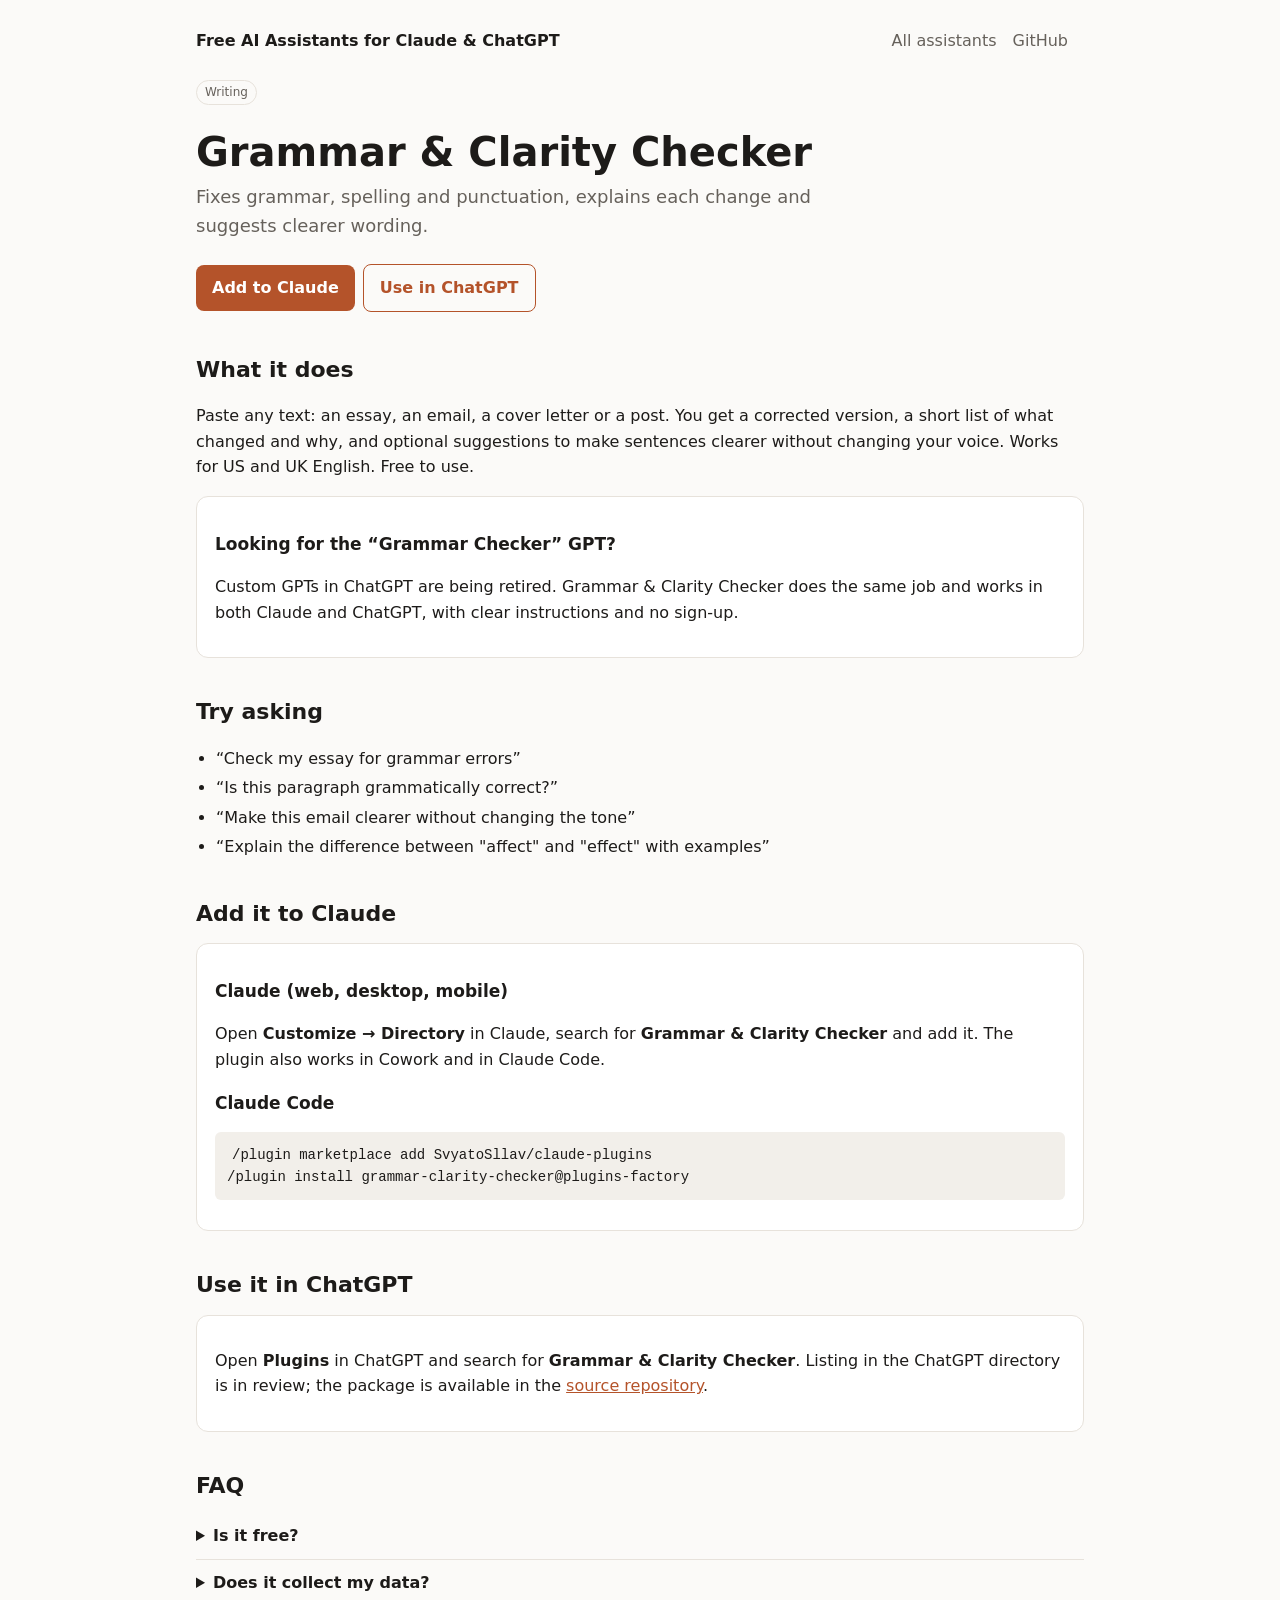
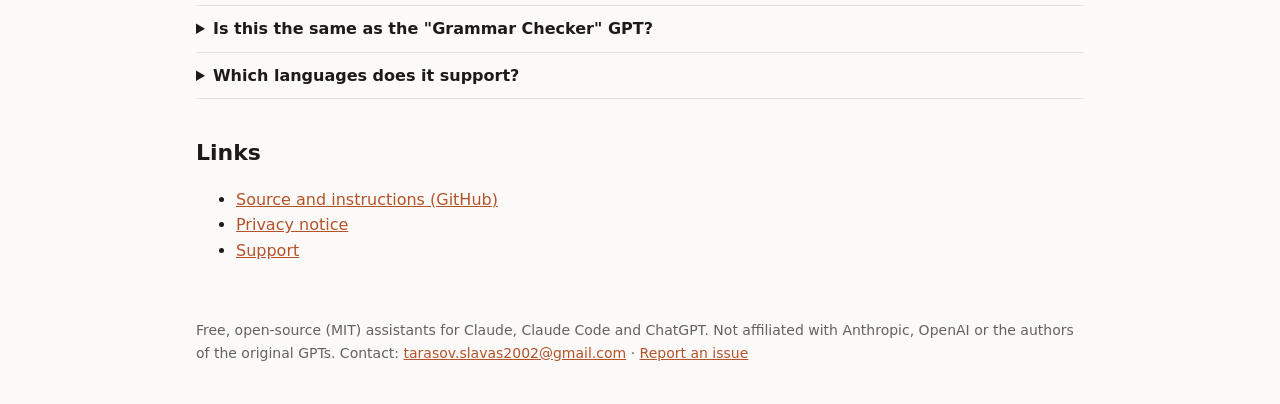
<file: docs/grammar-clarity-checker/index.html>
<!doctype html>
<html lang="en">
<head>
<meta charset="utf-8">
<meta name="viewport" content="width=device-width,initial-scale=1">
<title>Grammar &amp; Clarity Checker — free Grammar Checker alternative for Claude &amp; ChatGPT</title>
<meta name="description" content="Fixes grammar, spelling and punctuation, explains each change and suggests clearer wording. A free replacement for the &quot;Grammar Checker&quot; GPT.">
<link rel="canonical" href="https://svyatosllav.github.io/claude-plugins/grammar-clarity-checker/">
<meta property="og:type" content="website"><meta property="og:title" content="Grammar &amp; Clarity Checker — free Grammar Checker alternative for Claude &amp; ChatGPT">
<meta property="og:description" content="Fixes grammar, spelling and punctuation, explains each change and suggests clearer wording. A free replacement for the &quot;Grammar Checker&quot; GPT."><meta property="og:url" content="https://svyatosllav.github.io/claude-plugins/grammar-clarity-checker/">
<meta name="twitter:card" content="summary">
<link rel="stylesheet" href="../assets/style.css">
<script type="application/ld+json">{"@context":"https://schema.org","@type":"SoftwareApplication","name":"Grammar & Clarity Checker","description":"Fixes grammar, spelling and punctuation, explains each change and suggests clearer wording.","applicationCategory":"BusinessApplication","operatingSystem":"Web, Windows, macOS, iOS, Android","url":"https://svyatosllav.github.io/claude-plugins/grammar-clarity-checker/","isAccessibleForFree":true,"license":"https://opensource.org/licenses/MIT","author":{"@type":"Organization","name":"Plugins Factory"}}</script>
<script type="application/ld+json">{"@context":"https://schema.org","@type":"FAQPage","mainEntity":[{"@type":"Question","name":"Is it free?","acceptedAnswer":{"@type":"Answer","text":"Yes. Grammar & Clarity Checker is free and open source under the MIT license. It runs inside your existing Claude or ChatGPT account."}},{"@type":"Question","name":"Does it collect my data?","acceptedAnswer":{"@type":"Answer","text":"No. It is a set of instructions for the assistant; it does not call external services or store anything. Your conversation stays in Claude or ChatGPT."}},{"@type":"Question","name":"Is this the same as the \"Grammar Checker\" GPT?","acceptedAnswer":{"@type":"Answer","text":"No, it is an independent assistant built to do the same job after custom GPTs were retired. It works in Claude as well as ChatGPT."}},{"@type":"Question","name":"Which languages does it support?","acceptedAnswer":{"@type":"Answer","text":"It follows the language you write in. English is the default."}}]}</script>
</head>
<body>
<header><a class="logo" href="../">Free AI Assistants for Claude &amp; ChatGPT</a><nav><a href="../#all">All assistants</a><a href="https://github.com/SvyatoSllav/claude-plugins">GitHub</a></nav></header>
<main>

<p><span class="tag">Writing</span></p>
<h1>Grammar &amp; Clarity Checker</h1>
<p class="lead">Fixes grammar, spelling and punctuation, explains each change and suggests clearer wording.</p>
<a class="btn" href="#install">Add to Claude</a><a class="btn alt" href="#chatgpt">Use in ChatGPT</a>

<h2>What it does</h2>
<p>Paste any text: an essay, an email, a cover letter or a post. You get a corrected version, a short list of what
changed and why, and optional suggestions to make sentences clearer without changing your voice. Works for US and UK
English. Free to use.</p>
<div class="box"><h3>Looking for the “Grammar Checker” GPT?</h3><p>Custom GPTs in ChatGPT are being retired. Grammar &amp; Clarity Checker does the same job and works in both Claude and ChatGPT, with clear instructions and no sign-up.</p></div>

<h2>Try asking</h2>
<ul class="prompts"><li>“Check my essay for grammar errors”</li><li>“Is this paragraph grammatically correct?”</li><li>“Make this email clearer without changing the tone”</li><li>“Explain the difference between &quot;affect&quot; and &quot;effect&quot; with examples”</li></ul>

<h2 id="install">Add it to Claude</h2>
<div class="box">
<h3>Claude (web, desktop, mobile)</h3>
<p>Open <b>Customize → Directory</b> in Claude, search for <b>Grammar &amp; Clarity Checker</b> and add it. The plugin also works in Cowork and in Claude Code.</p>
<h3>Claude Code</h3>
<pre><code>/plugin marketplace add SvyatoSllav/claude-plugins
/plugin install grammar-clarity-checker@plugins-factory</code></pre>
</div>

<h2 id="chatgpt">Use it in ChatGPT</h2>
<div class="box"><p>Open <b>Plugins</b> in ChatGPT and search for <b>Grammar &amp; Clarity Checker</b>. Listing in the ChatGPT directory is in review; the package is available in the <a href="https://github.com/SvyatoSllav/claude-plugins/tree/main/plugins/grammar-clarity-checker">source repository</a>.</p></div>

<h2>FAQ</h2>
<details><summary>Is it free?</summary><p>Yes. Grammar &amp; Clarity Checker is free and open source under the MIT license. It runs inside your existing Claude or ChatGPT account.</p></details>
<details><summary>Does it collect my data?</summary><p>No. It is a set of instructions for the assistant; it does not call external services or store anything. Your conversation stays in Claude or ChatGPT.</p></details>
<details><summary>Is this the same as the &quot;Grammar Checker&quot; GPT?</summary><p>No, it is an independent assistant built to do the same job after custom GPTs were retired. It works in Claude as well as ChatGPT.</p></details>
<details><summary>Which languages does it support?</summary><p>It follows the language you write in. English is the default.</p></details>

<h2>Links</h2>
<ul>
<li><a href="https://github.com/SvyatoSllav/claude-plugins/tree/main/plugins/grammar-clarity-checker">Source and instructions (GitHub)</a></li>
<li><a href="https://github.com/SvyatoSllav/claude-plugins/blob/main/plugins/grammar-clarity-checker/PRIVACY.md">Privacy notice</a></li>
<li><a href="https://github.com/SvyatoSllav/claude-plugins/issues">Support</a></li>
</ul>
</main>
<footer>Free, open-source (MIT) assistants for Claude, Claude Code and ChatGPT. Not affiliated with Anthropic, OpenAI or the authors of the original GPTs.
Contact: <a href="mailto:tarasov.slavas2002@gmail.com">tarasov.slavas2002@gmail.com</a> · <a href="https://github.com/SvyatoSllav/claude-plugins/issues">Report an issue</a></footer>
</body>
</html>
</file>
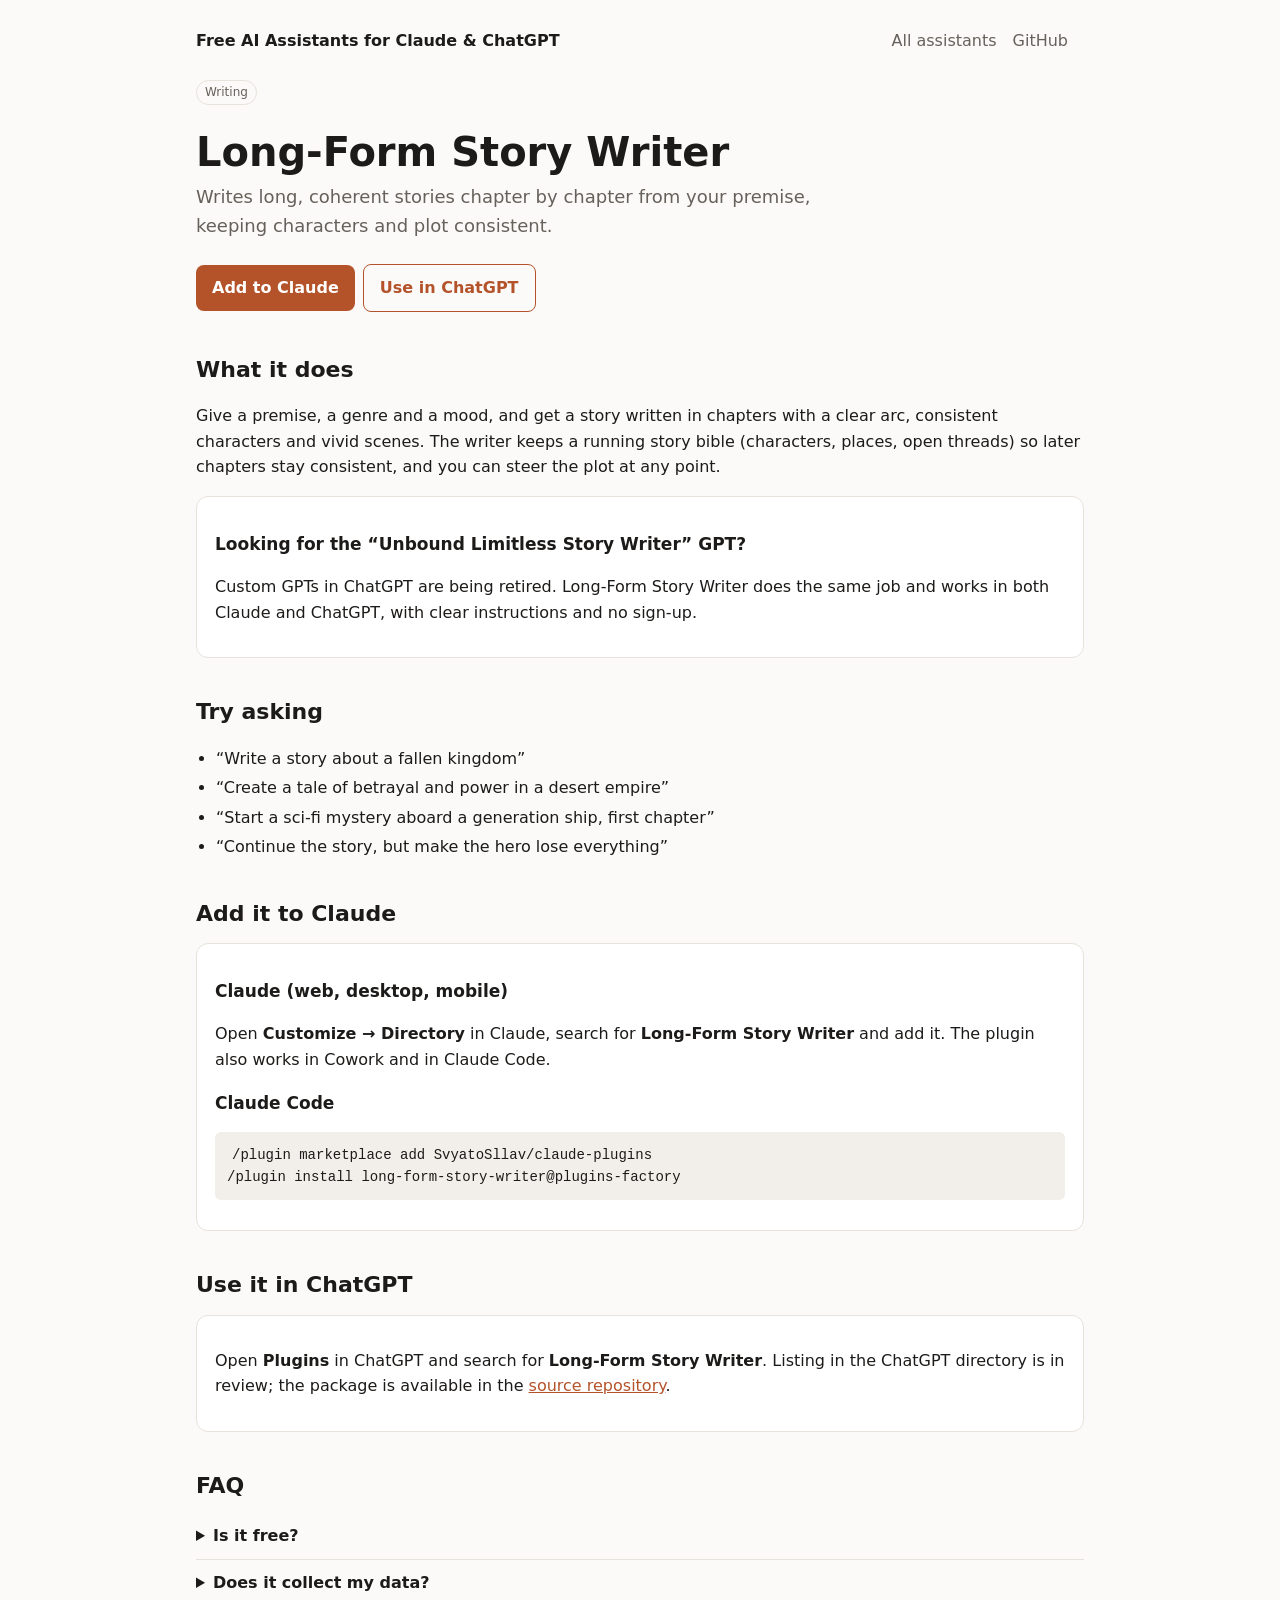
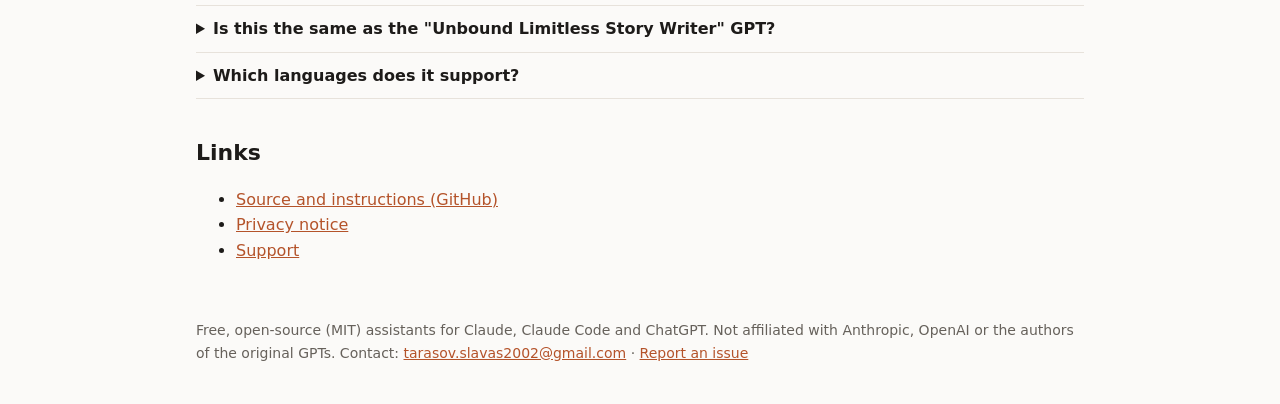
<file: docs/long-form-story-writer/index.html>
<!doctype html>
<html lang="en">
<head>
<meta charset="utf-8">
<meta name="viewport" content="width=device-width,initial-scale=1">
<title>Long-Form Story Writer — free Unbound Limitless Story Writer alternative for Claude &amp; ChatGPT</title>
<meta name="description" content="Writes long, coherent stories chapter by chapter from your premise, keeping characters and plot consistent. A free replacement for the &quot;Unbound Limitless Story Writer&quot; GPT.">
<link rel="canonical" href="https://svyatosllav.github.io/claude-plugins/long-form-story-writer/">
<meta property="og:type" content="website"><meta property="og:title" content="Long-Form Story Writer — free Unbound Limitless Story Writer alternative for Claude &amp; ChatGPT">
<meta property="og:description" content="Writes long, coherent stories chapter by chapter from your premise, keeping characters and plot consistent. A free replacement for the &quot;Unbound Limitless Story Writer&quot; GPT."><meta property="og:url" content="https://svyatosllav.github.io/claude-plugins/long-form-story-writer/">
<meta name="twitter:card" content="summary">
<link rel="stylesheet" href="../assets/style.css">
<script type="application/ld+json">{"@context":"https://schema.org","@type":"SoftwareApplication","name":"Long-Form Story Writer","description":"Writes long, coherent stories chapter by chapter from your premise, keeping characters and plot consistent.","applicationCategory":"BusinessApplication","operatingSystem":"Web, Windows, macOS, iOS, Android","url":"https://svyatosllav.github.io/claude-plugins/long-form-story-writer/","isAccessibleForFree":true,"license":"https://opensource.org/licenses/MIT","author":{"@type":"Organization","name":"Plugins Factory"}}</script>
<script type="application/ld+json">{"@context":"https://schema.org","@type":"FAQPage","mainEntity":[{"@type":"Question","name":"Is it free?","acceptedAnswer":{"@type":"Answer","text":"Yes. Long-Form Story Writer is free and open source under the MIT license. It runs inside your existing Claude or ChatGPT account."}},{"@type":"Question","name":"Does it collect my data?","acceptedAnswer":{"@type":"Answer","text":"No. It is a set of instructions for the assistant; it does not call external services or store anything. Your conversation stays in Claude or ChatGPT."}},{"@type":"Question","name":"Is this the same as the \"Unbound Limitless Story Writer\" GPT?","acceptedAnswer":{"@type":"Answer","text":"No, it is an independent assistant built to do the same job after custom GPTs were retired. It works in Claude as well as ChatGPT."}},{"@type":"Question","name":"Which languages does it support?","acceptedAnswer":{"@type":"Answer","text":"It follows the language you write in. English is the default."}}]}</script>
</head>
<body>
<header><a class="logo" href="../">Free AI Assistants for Claude &amp; ChatGPT</a><nav><a href="../#all">All assistants</a><a href="https://github.com/SvyatoSllav/claude-plugins">GitHub</a></nav></header>
<main>

<p><span class="tag">Writing</span></p>
<h1>Long-Form Story Writer</h1>
<p class="lead">Writes long, coherent stories chapter by chapter from your premise, keeping characters and plot consistent.</p>
<a class="btn" href="#install">Add to Claude</a><a class="btn alt" href="#chatgpt">Use in ChatGPT</a>

<h2>What it does</h2>
<p>Give a premise, a genre and a mood, and get a story written in chapters with a clear arc, consistent characters and
vivid scenes. The writer keeps a running story bible (characters, places, open threads) so later chapters stay
consistent, and you can steer the plot at any point.</p>
<div class="box"><h3>Looking for the “Unbound Limitless Story Writer” GPT?</h3><p>Custom GPTs in ChatGPT are being retired. Long-Form Story Writer does the same job and works in both Claude and ChatGPT, with clear instructions and no sign-up.</p></div>

<h2>Try asking</h2>
<ul class="prompts"><li>“Write a story about a fallen kingdom”</li><li>“Create a tale of betrayal and power in a desert empire”</li><li>“Start a sci-fi mystery aboard a generation ship, first chapter”</li><li>“Continue the story, but make the hero lose everything”</li></ul>

<h2 id="install">Add it to Claude</h2>
<div class="box">
<h3>Claude (web, desktop, mobile)</h3>
<p>Open <b>Customize → Directory</b> in Claude, search for <b>Long-Form Story Writer</b> and add it. The plugin also works in Cowork and in Claude Code.</p>
<h3>Claude Code</h3>
<pre><code>/plugin marketplace add SvyatoSllav/claude-plugins
/plugin install long-form-story-writer@plugins-factory</code></pre>
</div>

<h2 id="chatgpt">Use it in ChatGPT</h2>
<div class="box"><p>Open <b>Plugins</b> in ChatGPT and search for <b>Long-Form Story Writer</b>. Listing in the ChatGPT directory is in review; the package is available in the <a href="https://github.com/SvyatoSllav/claude-plugins/tree/main/plugins/long-form-story-writer">source repository</a>.</p></div>

<h2>FAQ</h2>
<details><summary>Is it free?</summary><p>Yes. Long-Form Story Writer is free and open source under the MIT license. It runs inside your existing Claude or ChatGPT account.</p></details>
<details><summary>Does it collect my data?</summary><p>No. It is a set of instructions for the assistant; it does not call external services or store anything. Your conversation stays in Claude or ChatGPT.</p></details>
<details><summary>Is this the same as the &quot;Unbound Limitless Story Writer&quot; GPT?</summary><p>No, it is an independent assistant built to do the same job after custom GPTs were retired. It works in Claude as well as ChatGPT.</p></details>
<details><summary>Which languages does it support?</summary><p>It follows the language you write in. English is the default.</p></details>

<h2>Links</h2>
<ul>
<li><a href="https://github.com/SvyatoSllav/claude-plugins/tree/main/plugins/long-form-story-writer">Source and instructions (GitHub)</a></li>
<li><a href="https://github.com/SvyatoSllav/claude-plugins/blob/main/plugins/long-form-story-writer/PRIVACY.md">Privacy notice</a></li>
<li><a href="https://github.com/SvyatoSllav/claude-plugins/issues">Support</a></li>
</ul>
</main>
<footer>Free, open-source (MIT) assistants for Claude, Claude Code and ChatGPT. Not affiliated with Anthropic, OpenAI or the authors of the original GPTs.
Contact: <a href="mailto:tarasov.slavas2002@gmail.com">tarasov.slavas2002@gmail.com</a> · <a href="https://github.com/SvyatoSllav/claude-plugins/issues">Report an issue</a></footer>
</body>
</html>
</file>
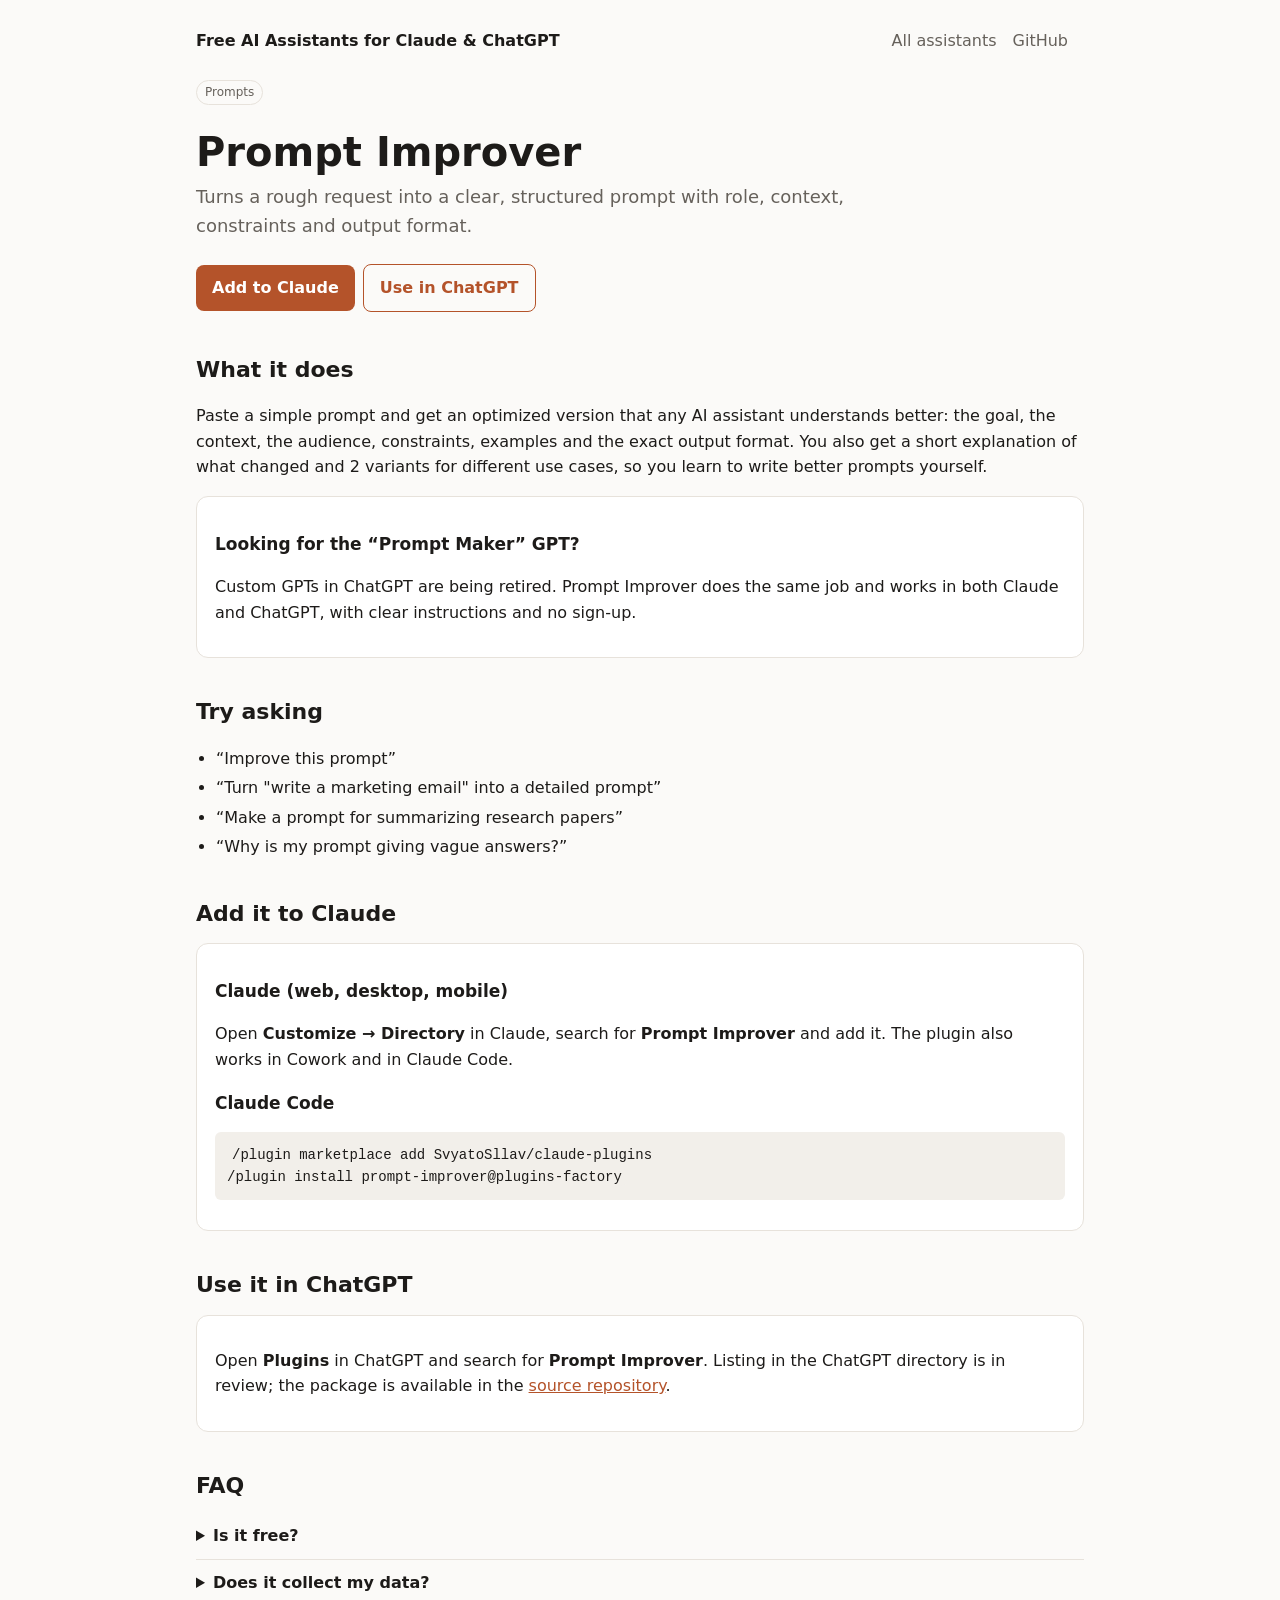
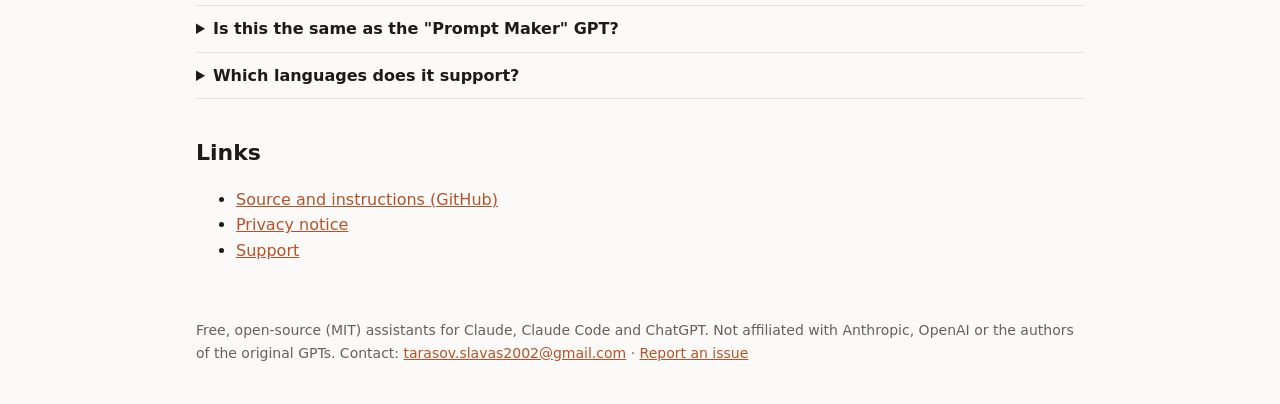
<file: docs/prompt-improver/index.html>
<!doctype html>
<html lang="en">
<head>
<meta charset="utf-8">
<meta name="viewport" content="width=device-width,initial-scale=1">
<title>Prompt Improver — free Prompt Maker alternative for Claude &amp; ChatGPT</title>
<meta name="description" content="Turns a rough request into a clear, structured prompt with role, context, constraints and output format. A free replacement for the &quot;Prompt Maker&quot; GPT.">
<link rel="canonical" href="https://svyatosllav.github.io/claude-plugins/prompt-improver/">
<meta property="og:type" content="website"><meta property="og:title" content="Prompt Improver — free Prompt Maker alternative for Claude &amp; ChatGPT">
<meta property="og:description" content="Turns a rough request into a clear, structured prompt with role, context, constraints and output format. A free replacement for the &quot;Prompt Maker&quot; GPT."><meta property="og:url" content="https://svyatosllav.github.io/claude-plugins/prompt-improver/">
<meta name="twitter:card" content="summary">
<link rel="stylesheet" href="../assets/style.css">
<script type="application/ld+json">{"@context":"https://schema.org","@type":"SoftwareApplication","name":"Prompt Improver","description":"Turns a rough request into a clear, structured prompt with role, context, constraints and output format.","applicationCategory":"BusinessApplication","operatingSystem":"Web, Windows, macOS, iOS, Android","url":"https://svyatosllav.github.io/claude-plugins/prompt-improver/","isAccessibleForFree":true,"license":"https://opensource.org/licenses/MIT","author":{"@type":"Organization","name":"Plugins Factory"}}</script>
<script type="application/ld+json">{"@context":"https://schema.org","@type":"FAQPage","mainEntity":[{"@type":"Question","name":"Is it free?","acceptedAnswer":{"@type":"Answer","text":"Yes. Prompt Improver is free and open source under the MIT license. It runs inside your existing Claude or ChatGPT account."}},{"@type":"Question","name":"Does it collect my data?","acceptedAnswer":{"@type":"Answer","text":"No. It is a set of instructions for the assistant; it does not call external services or store anything. Your conversation stays in Claude or ChatGPT."}},{"@type":"Question","name":"Is this the same as the \"Prompt Maker\" GPT?","acceptedAnswer":{"@type":"Answer","text":"No, it is an independent assistant built to do the same job after custom GPTs were retired. It works in Claude as well as ChatGPT."}},{"@type":"Question","name":"Which languages does it support?","acceptedAnswer":{"@type":"Answer","text":"It follows the language you write in. English is the default."}}]}</script>
</head>
<body>
<header><a class="logo" href="../">Free AI Assistants for Claude &amp; ChatGPT</a><nav><a href="../#all">All assistants</a><a href="https://github.com/SvyatoSllav/claude-plugins">GitHub</a></nav></header>
<main>

<p><span class="tag">Prompts</span></p>
<h1>Prompt Improver</h1>
<p class="lead">Turns a rough request into a clear, structured prompt with role, context, constraints and output format.</p>
<a class="btn" href="#install">Add to Claude</a><a class="btn alt" href="#chatgpt">Use in ChatGPT</a>

<h2>What it does</h2>
<p>Paste a simple prompt and get an optimized version that any AI assistant understands better: the goal, the context,
the audience, constraints, examples and the exact output format. You also get a short explanation of what changed
and 2 variants for different use cases, so you learn to write better prompts yourself.</p>
<div class="box"><h3>Looking for the “Prompt Maker” GPT?</h3><p>Custom GPTs in ChatGPT are being retired. Prompt Improver does the same job and works in both Claude and ChatGPT, with clear instructions and no sign-up.</p></div>

<h2>Try asking</h2>
<ul class="prompts"><li>“Improve this prompt”</li><li>“Turn &quot;write a marketing email&quot; into a detailed prompt”</li><li>“Make a prompt for summarizing research papers”</li><li>“Why is my prompt giving vague answers?”</li></ul>

<h2 id="install">Add it to Claude</h2>
<div class="box">
<h3>Claude (web, desktop, mobile)</h3>
<p>Open <b>Customize → Directory</b> in Claude, search for <b>Prompt Improver</b> and add it. The plugin also works in Cowork and in Claude Code.</p>
<h3>Claude Code</h3>
<pre><code>/plugin marketplace add SvyatoSllav/claude-plugins
/plugin install prompt-improver@plugins-factory</code></pre>
</div>

<h2 id="chatgpt">Use it in ChatGPT</h2>
<div class="box"><p>Open <b>Plugins</b> in ChatGPT and search for <b>Prompt Improver</b>. Listing in the ChatGPT directory is in review; the package is available in the <a href="https://github.com/SvyatoSllav/claude-plugins/tree/main/plugins/prompt-improver">source repository</a>.</p></div>

<h2>FAQ</h2>
<details><summary>Is it free?</summary><p>Yes. Prompt Improver is free and open source under the MIT license. It runs inside your existing Claude or ChatGPT account.</p></details>
<details><summary>Does it collect my data?</summary><p>No. It is a set of instructions for the assistant; it does not call external services or store anything. Your conversation stays in Claude or ChatGPT.</p></details>
<details><summary>Is this the same as the &quot;Prompt Maker&quot; GPT?</summary><p>No, it is an independent assistant built to do the same job after custom GPTs were retired. It works in Claude as well as ChatGPT.</p></details>
<details><summary>Which languages does it support?</summary><p>It follows the language you write in. English is the default.</p></details>

<h2>Links</h2>
<ul>
<li><a href="https://github.com/SvyatoSllav/claude-plugins/tree/main/plugins/prompt-improver">Source and instructions (GitHub)</a></li>
<li><a href="https://github.com/SvyatoSllav/claude-plugins/blob/main/plugins/prompt-improver/PRIVACY.md">Privacy notice</a></li>
<li><a href="https://github.com/SvyatoSllav/claude-plugins/issues">Support</a></li>
</ul>
</main>
<footer>Free, open-source (MIT) assistants for Claude, Claude Code and ChatGPT. Not affiliated with Anthropic, OpenAI or the authors of the original GPTs.
Contact: <a href="mailto:tarasov.slavas2002@gmail.com">tarasov.slavas2002@gmail.com</a> · <a href="https://github.com/SvyatoSllav/claude-plugins/issues">Report an issue</a></footer>
</body>
</html>
</file>
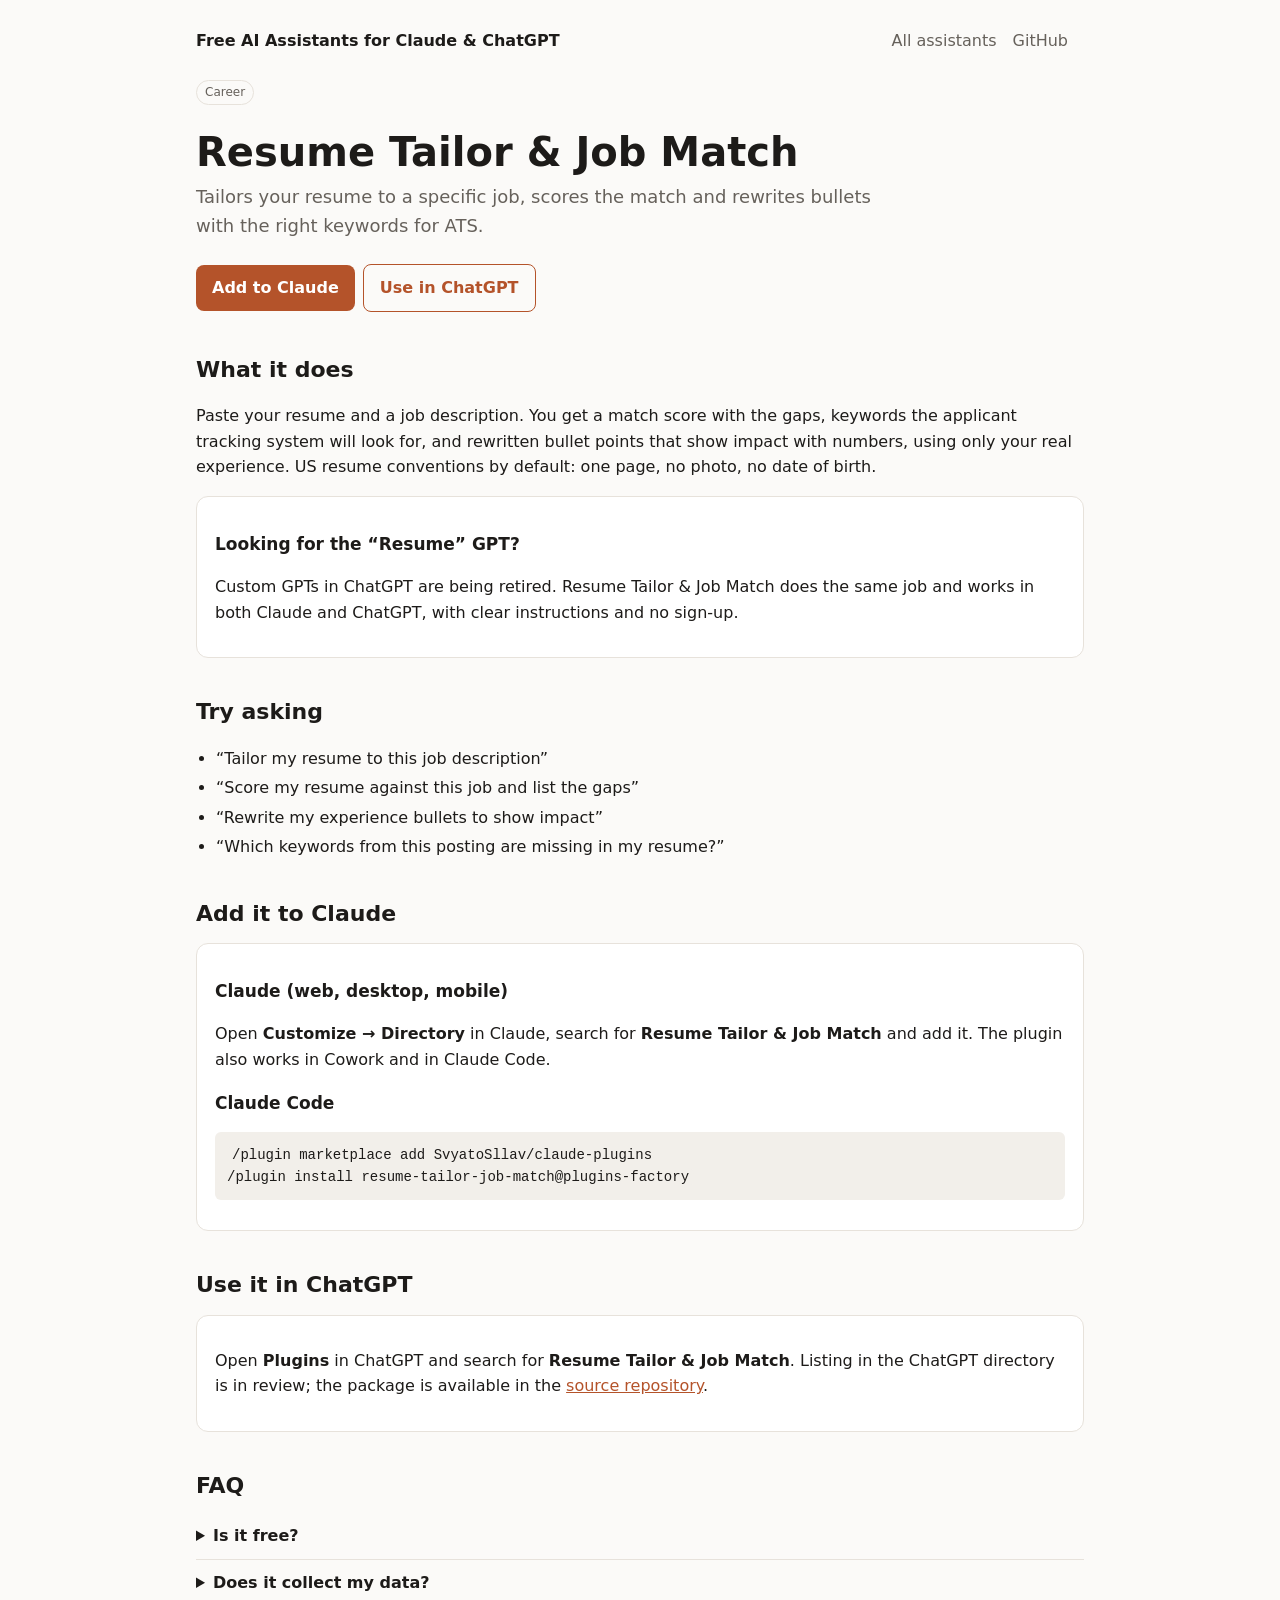
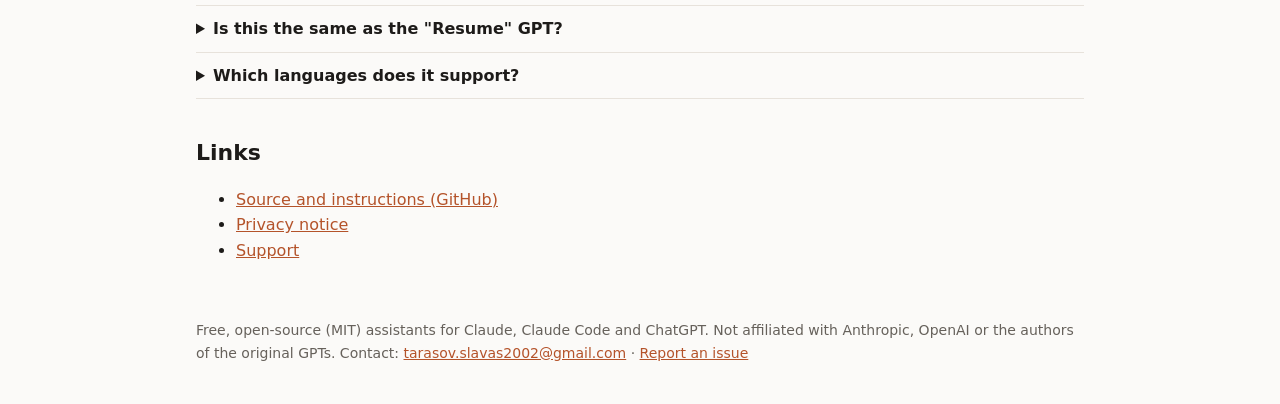
<file: docs/resume-tailor-job-match/index.html>
<!doctype html>
<html lang="en">
<head>
<meta charset="utf-8">
<meta name="viewport" content="width=device-width,initial-scale=1">
<title>Resume Tailor &amp; Job Match — free Resume alternative for Claude &amp; ChatGPT</title>
<meta name="description" content="Tailors your resume to a specific job, scores the match and rewrites bullets with the right keywords for ATS. A free replacement for the &quot;Resume&quot; GPT.">
<link rel="canonical" href="https://svyatosllav.github.io/claude-plugins/resume-tailor-job-match/">
<meta property="og:type" content="website"><meta property="og:title" content="Resume Tailor &amp; Job Match — free Resume alternative for Claude &amp; ChatGPT">
<meta property="og:description" content="Tailors your resume to a specific job, scores the match and rewrites bullets with the right keywords for ATS. A free replacement for the &quot;Resume&quot; GPT."><meta property="og:url" content="https://svyatosllav.github.io/claude-plugins/resume-tailor-job-match/">
<meta name="twitter:card" content="summary">
<link rel="stylesheet" href="../assets/style.css">
<script type="application/ld+json">{"@context":"https://schema.org","@type":"SoftwareApplication","name":"Resume Tailor & Job Match","description":"Tailors your resume to a specific job, scores the match and rewrites bullets with the right keywords for ATS.","applicationCategory":"BusinessApplication","operatingSystem":"Web, Windows, macOS, iOS, Android","url":"https://svyatosllav.github.io/claude-plugins/resume-tailor-job-match/","isAccessibleForFree":true,"license":"https://opensource.org/licenses/MIT","author":{"@type":"Organization","name":"Plugins Factory"}}</script>
<script type="application/ld+json">{"@context":"https://schema.org","@type":"FAQPage","mainEntity":[{"@type":"Question","name":"Is it free?","acceptedAnswer":{"@type":"Answer","text":"Yes. Resume Tailor & Job Match is free and open source under the MIT license. It runs inside your existing Claude or ChatGPT account."}},{"@type":"Question","name":"Does it collect my data?","acceptedAnswer":{"@type":"Answer","text":"No. It is a set of instructions for the assistant; it does not call external services or store anything. Your conversation stays in Claude or ChatGPT."}},{"@type":"Question","name":"Is this the same as the \"Resume\" GPT?","acceptedAnswer":{"@type":"Answer","text":"No, it is an independent assistant built to do the same job after custom GPTs were retired. It works in Claude as well as ChatGPT."}},{"@type":"Question","name":"Which languages does it support?","acceptedAnswer":{"@type":"Answer","text":"It follows the language you write in. English is the default."}}]}</script>
</head>
<body>
<header><a class="logo" href="../">Free AI Assistants for Claude &amp; ChatGPT</a><nav><a href="../#all">All assistants</a><a href="https://github.com/SvyatoSllav/claude-plugins">GitHub</a></nav></header>
<main>

<p><span class="tag">Career</span></p>
<h1>Resume Tailor &amp; Job Match</h1>
<p class="lead">Tailors your resume to a specific job, scores the match and rewrites bullets with the right keywords for ATS.</p>
<a class="btn" href="#install">Add to Claude</a><a class="btn alt" href="#chatgpt">Use in ChatGPT</a>

<h2>What it does</h2>
<p>Paste your resume and a job description. You get a match score with the gaps, keywords the applicant tracking
system will look for, and rewritten bullet points that show impact with numbers, using only your real experience.
US resume conventions by default: one page, no photo, no date of birth.</p>
<div class="box"><h3>Looking for the “Resume” GPT?</h3><p>Custom GPTs in ChatGPT are being retired. Resume Tailor &amp; Job Match does the same job and works in both Claude and ChatGPT, with clear instructions and no sign-up.</p></div>

<h2>Try asking</h2>
<ul class="prompts"><li>“Tailor my resume to this job description”</li><li>“Score my resume against this job and list the gaps”</li><li>“Rewrite my experience bullets to show impact”</li><li>“Which keywords from this posting are missing in my resume?”</li></ul>

<h2 id="install">Add it to Claude</h2>
<div class="box">
<h3>Claude (web, desktop, mobile)</h3>
<p>Open <b>Customize → Directory</b> in Claude, search for <b>Resume Tailor &amp; Job Match</b> and add it. The plugin also works in Cowork and in Claude Code.</p>
<h3>Claude Code</h3>
<pre><code>/plugin marketplace add SvyatoSllav/claude-plugins
/plugin install resume-tailor-job-match@plugins-factory</code></pre>
</div>

<h2 id="chatgpt">Use it in ChatGPT</h2>
<div class="box"><p>Open <b>Plugins</b> in ChatGPT and search for <b>Resume Tailor &amp; Job Match</b>. Listing in the ChatGPT directory is in review; the package is available in the <a href="https://github.com/SvyatoSllav/claude-plugins/tree/main/plugins/resume-tailor-job-match">source repository</a>.</p></div>

<h2>FAQ</h2>
<details><summary>Is it free?</summary><p>Yes. Resume Tailor &amp; Job Match is free and open source under the MIT license. It runs inside your existing Claude or ChatGPT account.</p></details>
<details><summary>Does it collect my data?</summary><p>No. It is a set of instructions for the assistant; it does not call external services or store anything. Your conversation stays in Claude or ChatGPT.</p></details>
<details><summary>Is this the same as the &quot;Resume&quot; GPT?</summary><p>No, it is an independent assistant built to do the same job after custom GPTs were retired. It works in Claude as well as ChatGPT.</p></details>
<details><summary>Which languages does it support?</summary><p>It follows the language you write in. English is the default.</p></details>

<h2>Links</h2>
<ul>
<li><a href="https://github.com/SvyatoSllav/claude-plugins/tree/main/plugins/resume-tailor-job-match">Source and instructions (GitHub)</a></li>
<li><a href="https://github.com/SvyatoSllav/claude-plugins/blob/main/plugins/resume-tailor-job-match/PRIVACY.md">Privacy notice</a></li>
<li><a href="https://github.com/SvyatoSllav/claude-plugins/issues">Support</a></li>
</ul>
</main>
<footer>Free, open-source (MIT) assistants for Claude, Claude Code and ChatGPT. Not affiliated with Anthropic, OpenAI or the authors of the original GPTs.
Contact: <a href="mailto:tarasov.slavas2002@gmail.com">tarasov.slavas2002@gmail.com</a> · <a href="https://github.com/SvyatoSllav/claude-plugins/issues">Report an issue</a></footer>
</body>
</html>
</file>
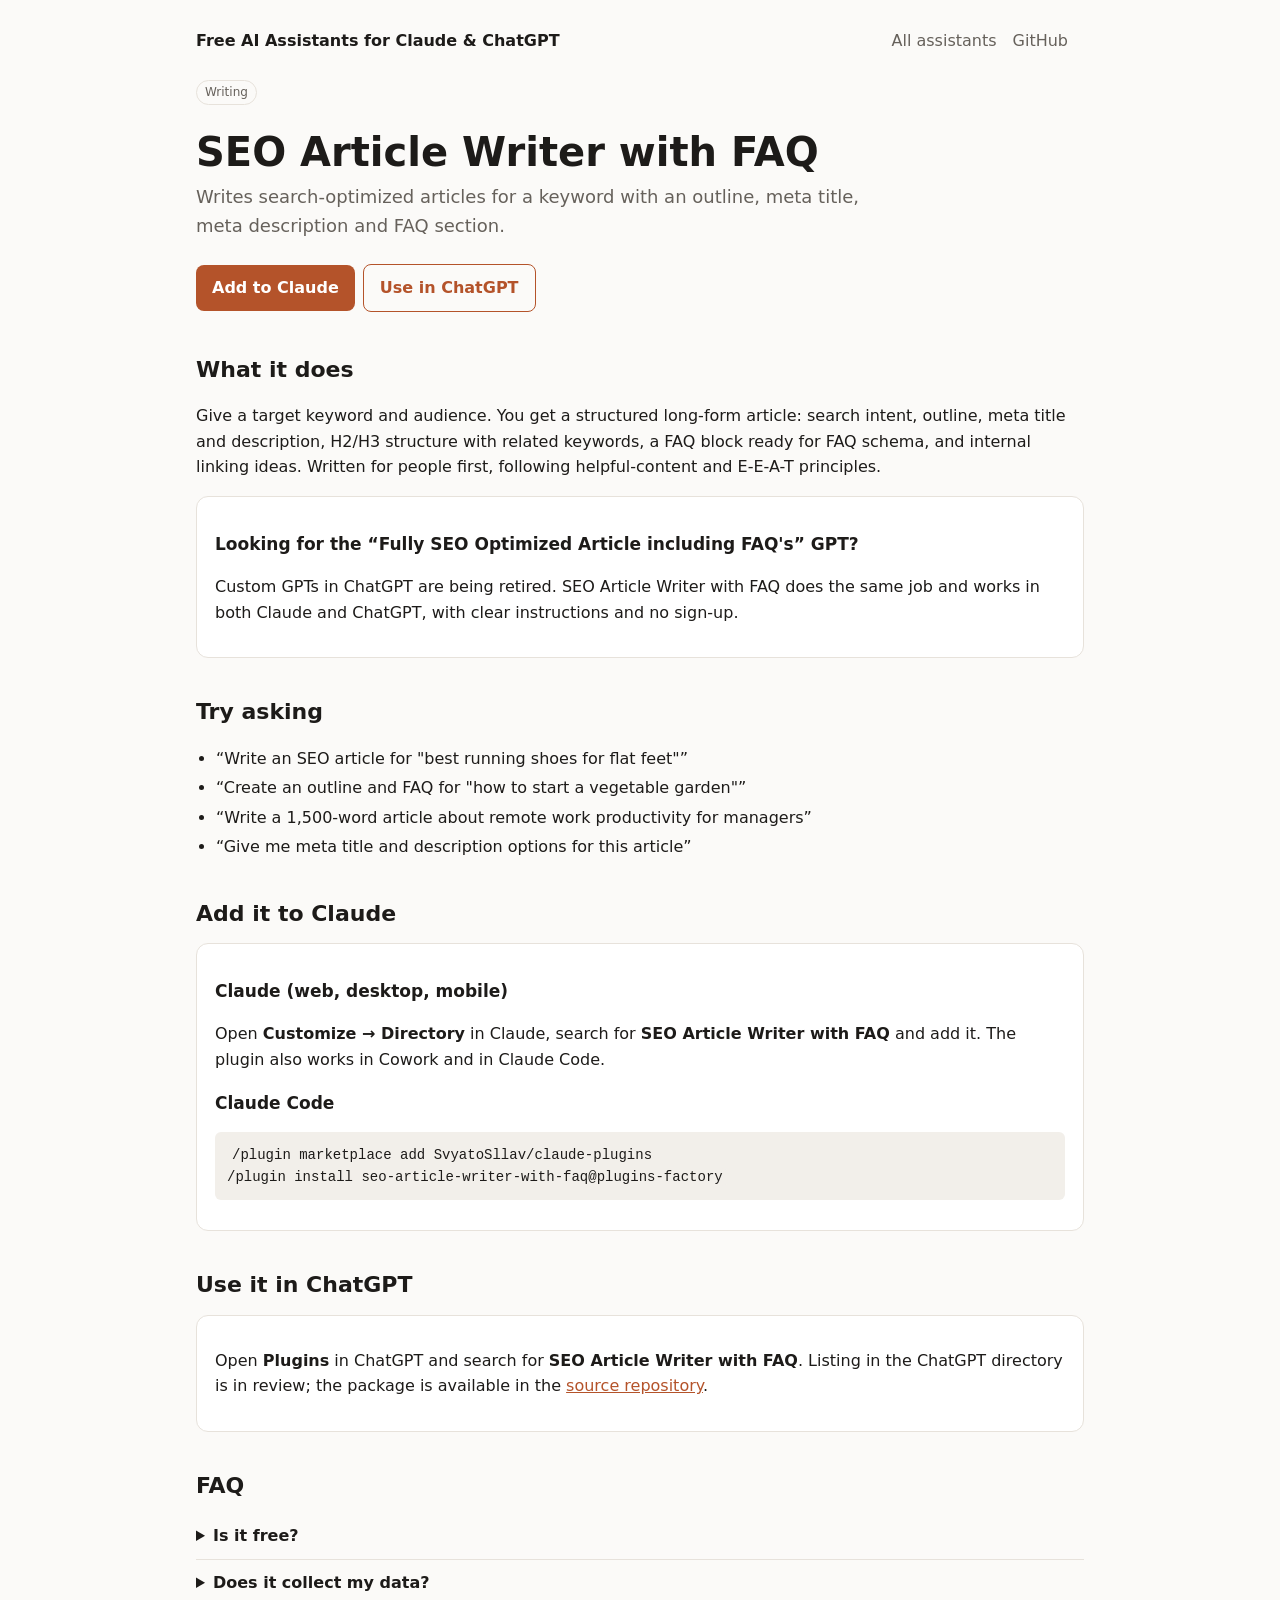
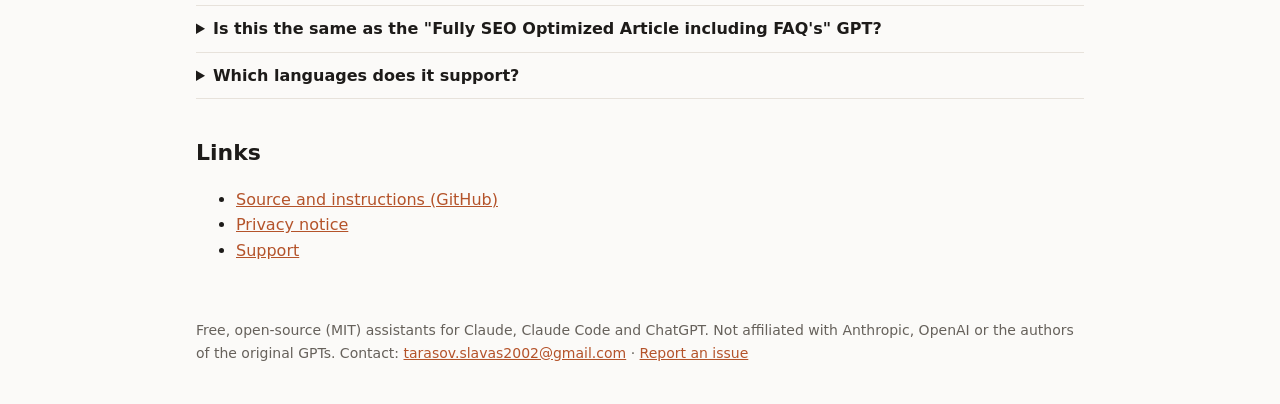
<file: docs/seo-article-writer-with-faq/index.html>
<!doctype html>
<html lang="en">
<head>
<meta charset="utf-8">
<meta name="viewport" content="width=device-width,initial-scale=1">
<title>SEO Article Writer with FAQ — free Fully SEO Optimized Article including FAQ's alternative for Claude &amp; ChatGPT</title>
<meta name="description" content="Writes search-optimized articles for a keyword with an outline, meta title, meta description and FAQ section. A free replacement for the &quot;Fully SEO Optimized Article including FAQ's&quot; GPT.">
<link rel="canonical" href="https://svyatosllav.github.io/claude-plugins/seo-article-writer-with-faq/">
<meta property="og:type" content="website"><meta property="og:title" content="SEO Article Writer with FAQ — free Fully SEO Optimized Article including FAQ's alternative for Claude &amp; ChatGPT">
<meta property="og:description" content="Writes search-optimized articles for a keyword with an outline, meta title, meta description and FAQ section. A free replacement for the &quot;Fully SEO Optimized Article including FAQ's&quot; GPT."><meta property="og:url" content="https://svyatosllav.github.io/claude-plugins/seo-article-writer-with-faq/">
<meta name="twitter:card" content="summary">
<link rel="stylesheet" href="../assets/style.css">
<script type="application/ld+json">{"@context":"https://schema.org","@type":"SoftwareApplication","name":"SEO Article Writer with FAQ","description":"Writes search-optimized articles for a keyword with an outline, meta title, meta description and FAQ section.","applicationCategory":"BusinessApplication","operatingSystem":"Web, Windows, macOS, iOS, Android","url":"https://svyatosllav.github.io/claude-plugins/seo-article-writer-with-faq/","isAccessibleForFree":true,"license":"https://opensource.org/licenses/MIT","author":{"@type":"Organization","name":"Plugins Factory"}}</script>
<script type="application/ld+json">{"@context":"https://schema.org","@type":"FAQPage","mainEntity":[{"@type":"Question","name":"Is it free?","acceptedAnswer":{"@type":"Answer","text":"Yes. SEO Article Writer with FAQ is free and open source under the MIT license. It runs inside your existing Claude or ChatGPT account."}},{"@type":"Question","name":"Does it collect my data?","acceptedAnswer":{"@type":"Answer","text":"No. It is a set of instructions for the assistant; it does not call external services or store anything. Your conversation stays in Claude or ChatGPT."}},{"@type":"Question","name":"Is this the same as the \"Fully SEO Optimized Article including FAQ's\" GPT?","acceptedAnswer":{"@type":"Answer","text":"No, it is an independent assistant built to do the same job after custom GPTs were retired. It works in Claude as well as ChatGPT."}},{"@type":"Question","name":"Which languages does it support?","acceptedAnswer":{"@type":"Answer","text":"It follows the language you write in. English is the default."}}]}</script>
</head>
<body>
<header><a class="logo" href="../">Free AI Assistants for Claude &amp; ChatGPT</a><nav><a href="../#all">All assistants</a><a href="https://github.com/SvyatoSllav/claude-plugins">GitHub</a></nav></header>
<main>

<p><span class="tag">Writing</span></p>
<h1>SEO Article Writer with FAQ</h1>
<p class="lead">Writes search-optimized articles for a keyword with an outline, meta title, meta description and FAQ section.</p>
<a class="btn" href="#install">Add to Claude</a><a class="btn alt" href="#chatgpt">Use in ChatGPT</a>

<h2>What it does</h2>
<p>Give a target keyword and audience. You get a structured long-form article: search intent, outline, meta title and
description, H2/H3 structure with related keywords, a FAQ block ready for FAQ schema, and internal linking ideas.
Written for people first, following helpful-content and E-E-A-T principles.</p>
<div class="box"><h3>Looking for the “Fully SEO Optimized Article including FAQ's” GPT?</h3><p>Custom GPTs in ChatGPT are being retired. SEO Article Writer with FAQ does the same job and works in both Claude and ChatGPT, with clear instructions and no sign-up.</p></div>

<h2>Try asking</h2>
<ul class="prompts"><li>“Write an SEO article for &quot;best running shoes for flat feet&quot;”</li><li>“Create an outline and FAQ for &quot;how to start a vegetable garden&quot;”</li><li>“Write a 1,500-word article about remote work productivity for managers”</li><li>“Give me meta title and description options for this article”</li></ul>

<h2 id="install">Add it to Claude</h2>
<div class="box">
<h3>Claude (web, desktop, mobile)</h3>
<p>Open <b>Customize → Directory</b> in Claude, search for <b>SEO Article Writer with FAQ</b> and add it. The plugin also works in Cowork and in Claude Code.</p>
<h3>Claude Code</h3>
<pre><code>/plugin marketplace add SvyatoSllav/claude-plugins
/plugin install seo-article-writer-with-faq@plugins-factory</code></pre>
</div>

<h2 id="chatgpt">Use it in ChatGPT</h2>
<div class="box"><p>Open <b>Plugins</b> in ChatGPT and search for <b>SEO Article Writer with FAQ</b>. Listing in the ChatGPT directory is in review; the package is available in the <a href="https://github.com/SvyatoSllav/claude-plugins/tree/main/plugins/seo-article-writer-with-faq">source repository</a>.</p></div>

<h2>FAQ</h2>
<details><summary>Is it free?</summary><p>Yes. SEO Article Writer with FAQ is free and open source under the MIT license. It runs inside your existing Claude or ChatGPT account.</p></details>
<details><summary>Does it collect my data?</summary><p>No. It is a set of instructions for the assistant; it does not call external services or store anything. Your conversation stays in Claude or ChatGPT.</p></details>
<details><summary>Is this the same as the &quot;Fully SEO Optimized Article including FAQ's&quot; GPT?</summary><p>No, it is an independent assistant built to do the same job after custom GPTs were retired. It works in Claude as well as ChatGPT.</p></details>
<details><summary>Which languages does it support?</summary><p>It follows the language you write in. English is the default.</p></details>

<h2>Links</h2>
<ul>
<li><a href="https://github.com/SvyatoSllav/claude-plugins/tree/main/plugins/seo-article-writer-with-faq">Source and instructions (GitHub)</a></li>
<li><a href="https://github.com/SvyatoSllav/claude-plugins/blob/main/plugins/seo-article-writer-with-faq/PRIVACY.md">Privacy notice</a></li>
<li><a href="https://github.com/SvyatoSllav/claude-plugins/issues">Support</a></li>
</ul>
</main>
<footer>Free, open-source (MIT) assistants for Claude, Claude Code and ChatGPT. Not affiliated with Anthropic, OpenAI or the authors of the original GPTs.
Contact: <a href="mailto:tarasov.slavas2002@gmail.com">tarasov.slavas2002@gmail.com</a> · <a href="https://github.com/SvyatoSllav/claude-plugins/issues">Report an issue</a></footer>
</body>
</html>
</file>
<file: docs/assets/style.css>
:root{--bg:#fbfaf8;--fg:#1d1b19;--muted:#66615b;--card:#fff;--line:#e7e2db;--accent:#b4532a;--accent-fg:#fff;--code:#f2efea}
@media (prefers-color-scheme:dark){:root{--bg:#141312;--fg:#ece8e2;--muted:#a59f97;--card:#1d1b19;--line:#33302c;--accent:#e08a5f;--accent-fg:#1a1410;--code:#23201d}}
*{box-sizing:border-box}html{-webkit-text-size-adjust:100%}
body{margin:0;background:var(--bg);color:var(--fg);font:16px/1.6 system-ui,-apple-system,"Segoe UI",Roboto,sans-serif}
a{color:var(--accent)}main,header,footer{max-width:920px;margin:0 auto;padding:0 16px}
header{padding-top:28px;padding-bottom:8px;display:flex;justify-content:space-between;align-items:baseline;gap:12px;flex-wrap:wrap}
header .logo{font-weight:700;color:var(--fg);text-decoration:none}header nav a{margin-right:16px;color:var(--muted);text-decoration:none}
h1{font-size:clamp(28px,5vw,40px);line-height:1.15;margin:24px 0 8px}h2{font-size:22px;margin:36px 0 10px}h3{font-size:17px;margin:18px 0 6px}
.lead{font-size:18px;color:var(--muted);margin:0 0 20px;max-width:680px}
.search{width:100%;padding:12px 14px;font-size:16px;border:1px solid var(--line);border-radius:10px;background:var(--card);color:var(--fg);margin:8px 0 18px}
.grid{display:grid;grid-template-columns:repeat(auto-fill,minmax(260px,1fr));gap:12px}
.card{display:block;background:var(--card);border:1px solid var(--line);border-radius:12px;padding:16px;text-decoration:none;color:var(--fg)}
.card:hover{border-color:var(--accent)}.card .n{font-weight:650;margin:6px 0 4px}.card p{margin:0;color:var(--muted);font-size:14px}
.tag{display:inline-block;font-size:12px;padding:2px 8px;border-radius:99px;border:1px solid var(--line);color:var(--muted)}
.box{background:var(--card);border:1px solid var(--line);border-radius:12px;padding:16px 18px;margin:12px 0}
code,pre{font-family:ui-monospace,Consolas,monospace;background:var(--code);border-radius:6px}code{padding:1px 5px;font-size:14px}pre{padding:12px;overflow-x:auto;font-size:14px;white-space:pre-wrap;overflow-wrap:anywhere}
ul.prompts{padding-left:20px}ul.prompts li{margin:4px 0}
.btn{display:inline-block;background:var(--accent);color:var(--accent-fg);padding:10px 16px;border-radius:8px;text-decoration:none;font-weight:600;margin:4px 8px 4px 0}
.btn.alt{background:transparent;color:var(--accent);border:1px solid var(--accent)}
details{border-bottom:1px solid var(--line);padding:10px 0}summary{cursor:pointer;font-weight:600}
footer{color:var(--muted);font-size:14px;padding-top:40px;padding-bottom:40px}
.hidden{display:none}
</file>
